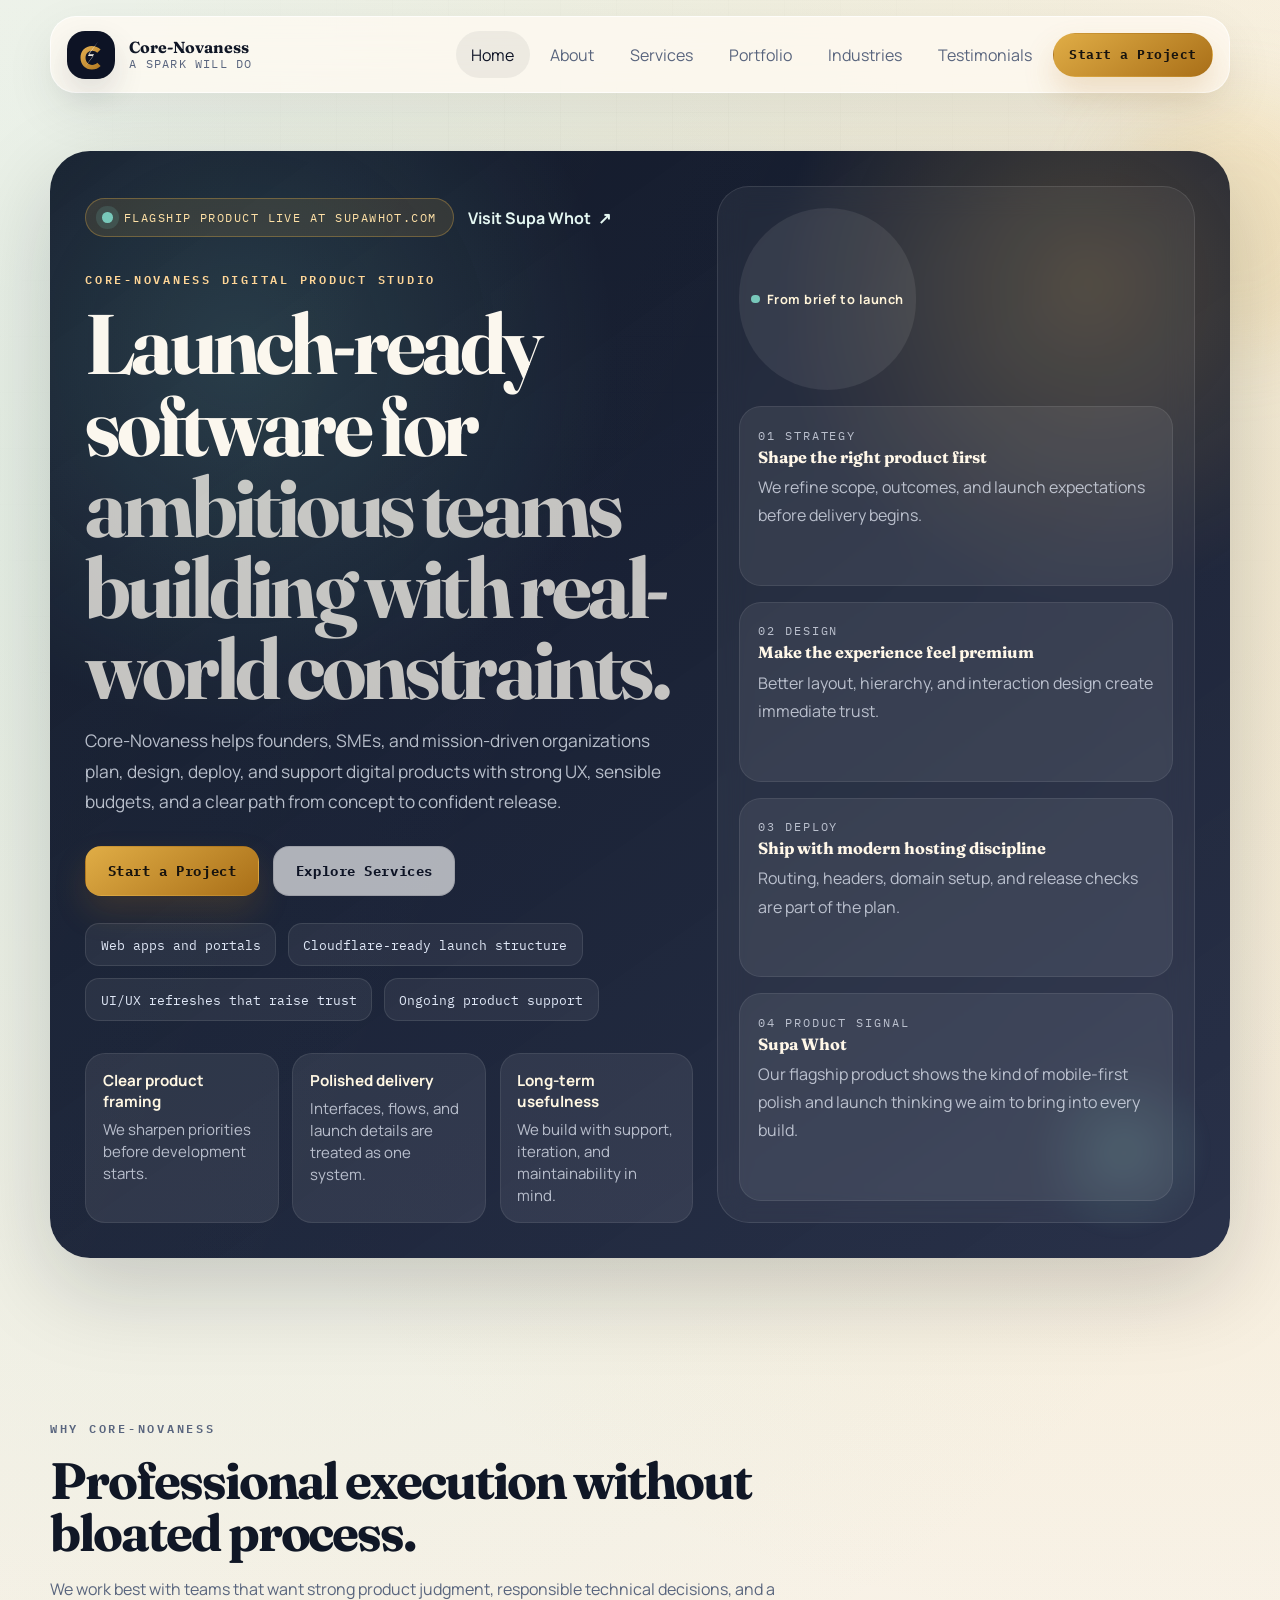
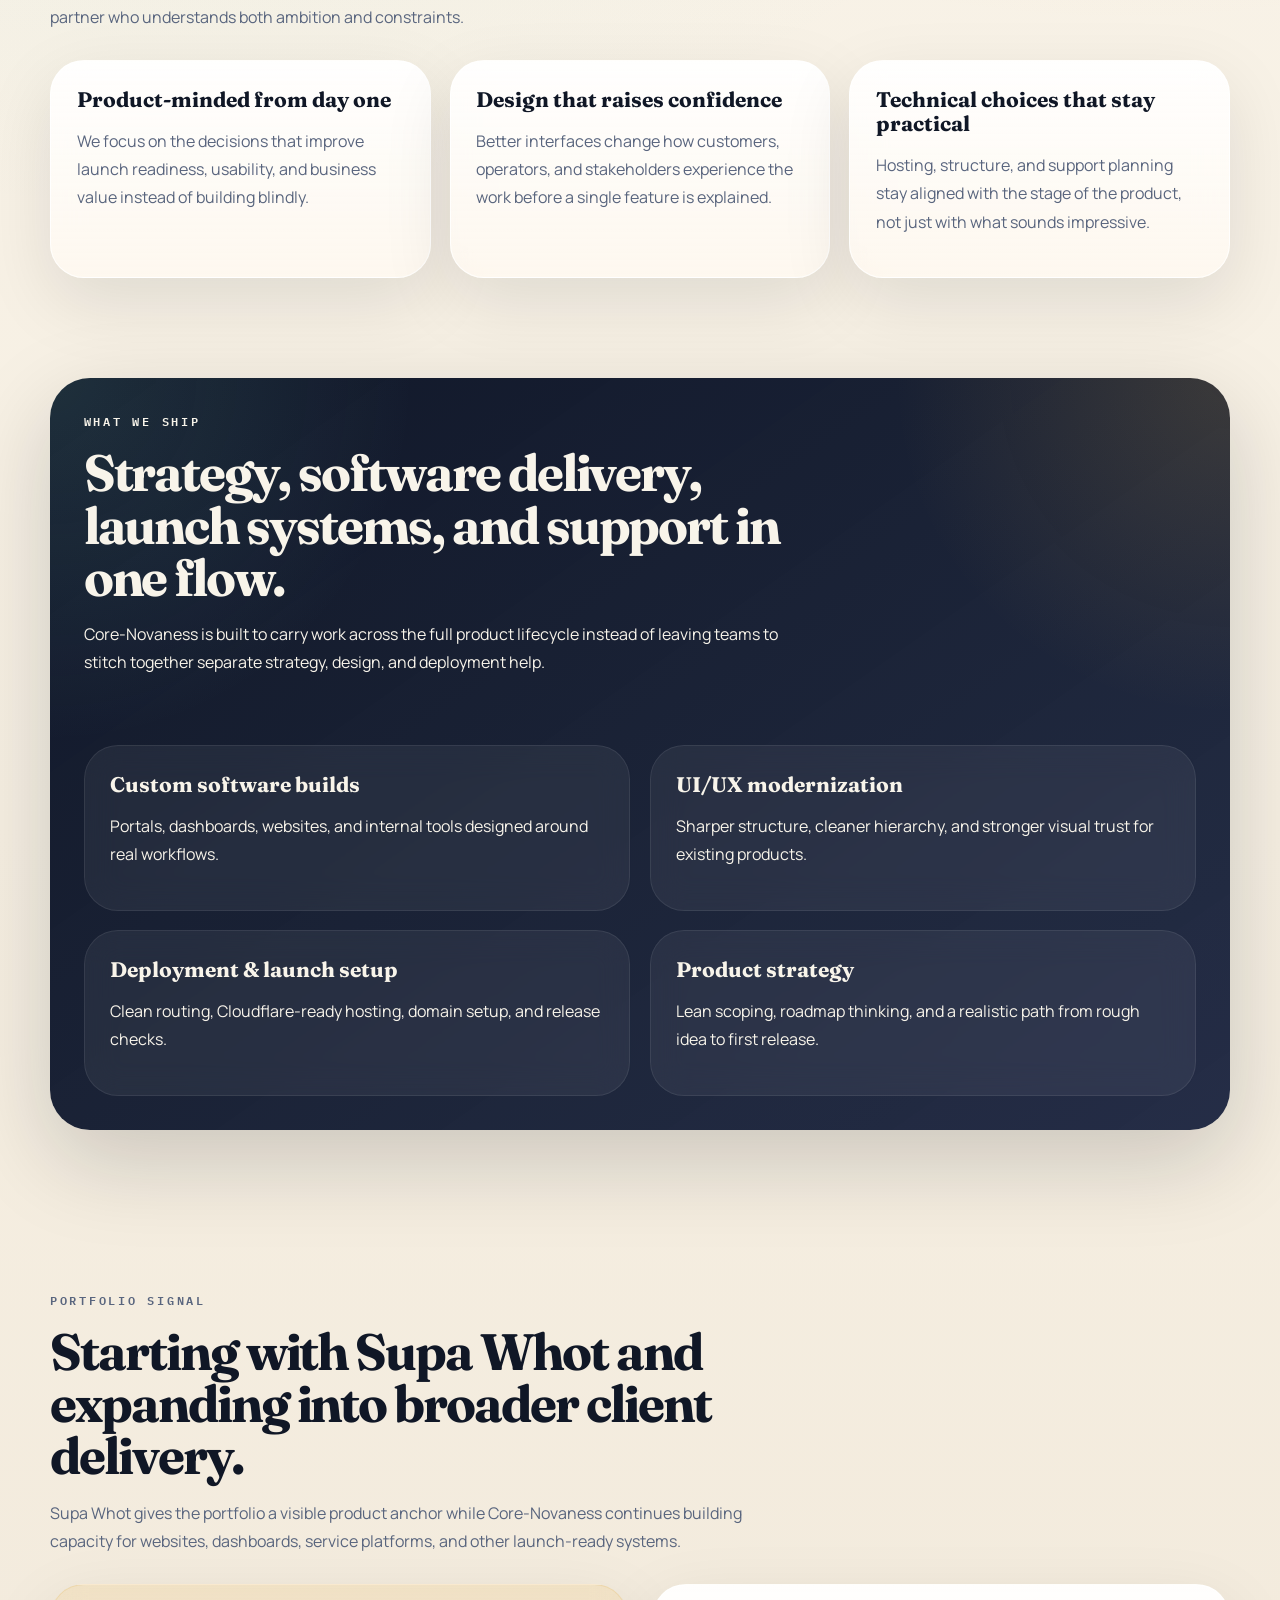
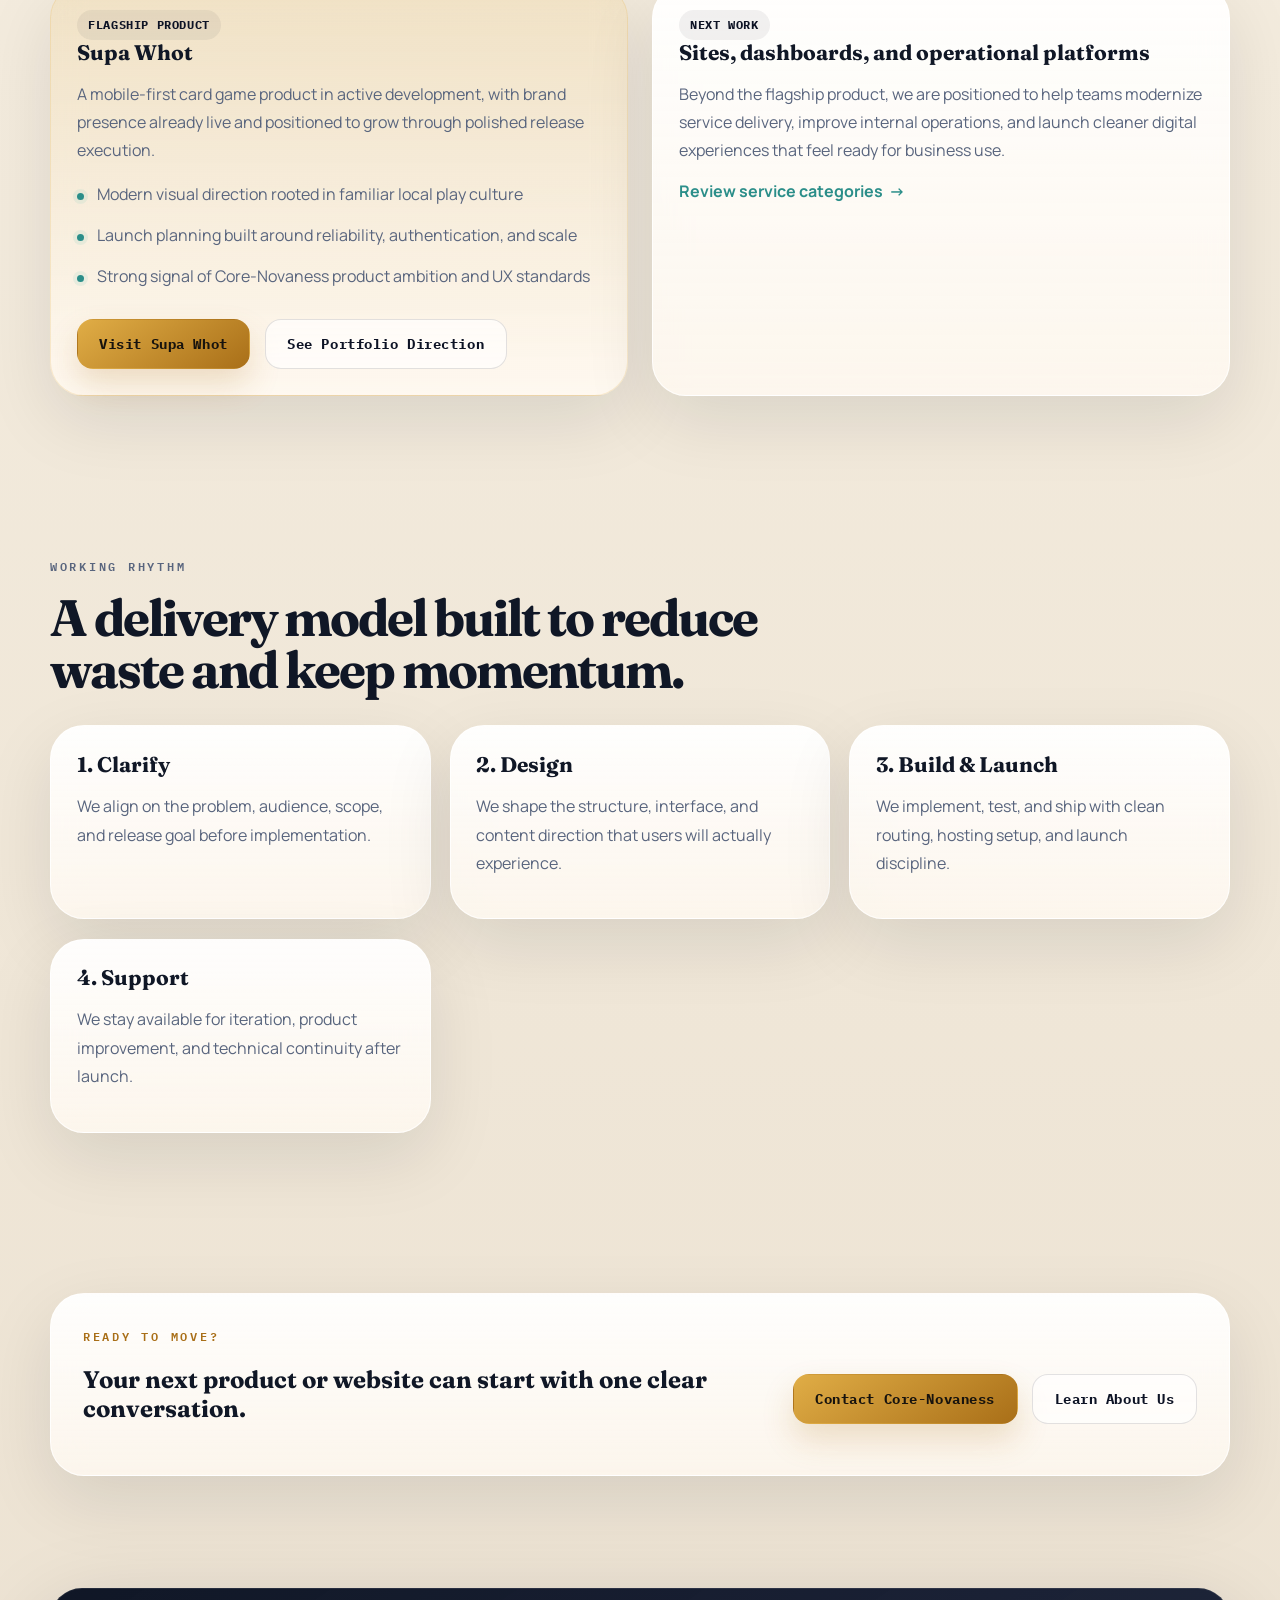
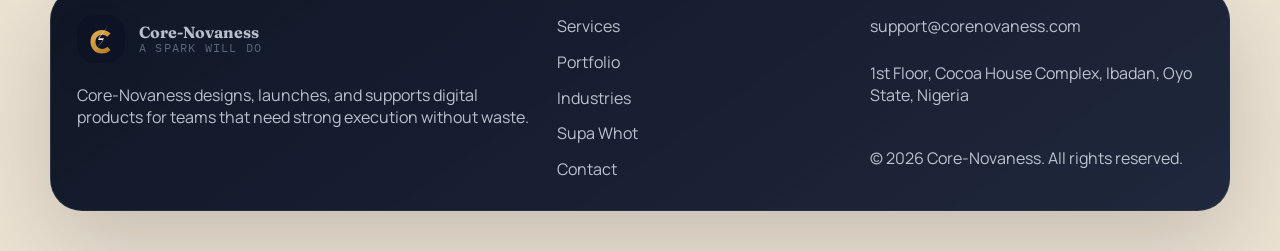
<file: index.html>
<!DOCTYPE html>
<html lang="en">
  <head>
    <meta charset="UTF-8" />
    <meta name="viewport" content="width=device-width, initial-scale=1.0" />
    <title>Core-Novaness | Launch-ready software for ambitious teams</title>
    <meta
      name="description"
      content="Core-Novaness plans, designs, deploys, and supports digital products for startups, SMEs, and mission-driven teams that want practical execution with strong product polish."
    />
    <meta
      name="keywords"
      content="software developer, digital products, UI UX, cloudflare pages, IT services, Ibadan, Nigeria"
    />
    <meta name="theme-color" content="#0d1325" />
    <meta property="og:title" content="Core-Novaness" />
    <meta
      property="og:description"
      content="Core-Novaness helps ambitious teams plan, launch, and support digital products with clarity, polish, and disciplined delivery."
    />
    <meta property="og:type" content="website" />
    <meta property="og:url" content="https://corenovaness.com/" />
    <link rel="canonical" href="https://corenovaness.com/" />
    <link rel="icon" type="image/svg+xml" href="favicon.svg" />
    <link rel="preconnect" href="https://fonts.googleapis.com" />
    <link rel="preconnect" href="https://fonts.gstatic.com" crossorigin />
    <link
      href="https://fonts.googleapis.com/css2?family=Fraunces:opsz,wght@9..144,500;9..144,600;9..144,700&family=IBM+Plex+Mono:wght@400;500;600&family=Manrope:wght@400;500;600;700;800&display=swap"
      rel="stylesheet"
    />
    <link rel="stylesheet" href="styles.css" />
    <script type="application/ld+json">
      {
        "@context": "https://schema.org",
        "@type": "Organization",
        "name": "Core-Novaness",
        "url": "https://corenovaness.com/",
        "logo": "https://corenovaness.com/favicon.svg",
        "email": "support@corenovaness.com",
        "slogan": "A spark will do",
        "description": "Core-Novaness provides technology solutions and services, including the development, deployment, and management of digital products, software, and related IT services.",
        "sameAs": ["https://supawhot.com/"],
        "address": {
          "@type": "PostalAddress",
          "streetAddress": "1st Floor, Cocoa House Complex",
          "addressLocality": "Ibadan",
          "addressRegion": "Oyo State",
          "addressCountry": "NG"
        }
      }
    </script>
  </head>
  <body class="page-home">
    <div class="site-shell">
      <header class="site-header">
        <a class="brand" href="/" aria-label="Core-Novaness home">
          <img class="brand-mark" src="favicon.svg" alt="" width="48" height="48" />
          <span class="brand-text">
            <strong>Core-Novaness</strong>
            <small>A spark will do</small>
          </span>
        </a>
        <button class="nav-toggle" type="button" aria-expanded="false" aria-controls="site-nav">
          Menu
        </button>
        <nav class="site-nav" id="site-nav" data-nav>
          <a href="/">Home</a>
          <a href="/about">About</a>
          <a href="/services">Services</a>
          <a href="/portfolio">Portfolio</a>
          <a href="/industries">Industries</a>
          <a href="/testimonials">Testimonials</a>
          <a href="/contact" class="button button-small">Start a Project</a>
        </nav>
      </header>

      <main>
        <section class="hero section">
          <div class="hero-grid">
            <div class="hero-copy" data-reveal>
              <div class="hero-status">
                <p class="status-pill">Flagship product live at supawhot.com</p>
                <a
                  class="text-link external"
                  href="https://supawhot.com"
                  target="_blank"
                  rel="noreferrer"
                >
                  Visit Supa Whot
                </a>
              </div>
              <p class="eyebrow">Core-Novaness Digital Product Studio</p>
              <h1>
                Launch-ready software for
                <span>ambitious teams building with real-world constraints.</span>
              </h1>
              <p class="lead">
                Core-Novaness helps founders, SMEs, and mission-driven organizations plan, design,
                deploy, and support digital products with strong UX, sensible budgets, and a clear
                path from concept to confident release.
              </p>
              <div class="cta-row">
                <a class="button" href="/contact">Start a Project</a>
                <a class="button button-ghost" href="/services">Explore Services</a>
              </div>
              <ul class="signal-list" aria-label="Core-Novaness focus areas">
                <li>Web apps and portals</li>
                <li>Cloudflare-ready launch structure</li>
                <li>UI/UX refreshes that raise trust</li>
                <li>Ongoing product support</li>
              </ul>
              <ul class="metric-list">
                <li>
                  <strong>Clear product framing</strong>
                  <span>We sharpen priorities before development starts.</span>
                </li>
                <li>
                  <strong>Polished delivery</strong>
                  <span>Interfaces, flows, and launch details are treated as one system.</span>
                </li>
                <li>
                  <strong>Long-term usefulness</strong>
                  <span>We build with support, iteration, and maintainability in mind.</span>
                </li>
              </ul>
            </div>

            <aside class="hero-panel" data-reveal>
              <div class="panel-badge">
                <span class="spark-dot"></span>
                From brief to launch
              </div>
              <div class="panel-stack">
                <article class="mini-panel">
                  <p class="panel-label">01 Strategy</p>
                  <h2>Shape the right product first</h2>
                  <p>We refine scope, outcomes, and launch expectations before delivery begins.</p>
                </article>
                <article class="mini-panel">
                  <p class="panel-label">02 Design</p>
                  <h2>Make the experience feel premium</h2>
                  <p>Better layout, hierarchy, and interaction design create immediate trust.</p>
                </article>
                <article class="mini-panel">
                  <p class="panel-label">03 Deploy</p>
                  <h2>Ship with modern hosting discipline</h2>
                  <p>Routing, headers, domain setup, and release checks are part of the plan.</p>
                </article>
                <article class="mini-panel">
                  <p class="panel-label">04 Product Signal</p>
                  <h2>Supa Whot</h2>
                  <p>
                    Our flagship product shows the kind of mobile-first polish and launch thinking
                    we aim to bring into every build.
                  </p>
                </article>
              </div>
            </aside>
          </div>
        </section>

        <section class="section">
          <div class="section-heading" data-reveal>
            <p class="eyebrow">Why Core-Novaness</p>
            <h2>Professional execution without bloated process.</h2>
            <p>
              We work best with teams that want strong product judgment, responsible technical
              decisions, and a partner who understands both ambition and constraints.
            </p>
          </div>
          <div class="card-grid three-up">
            <article class="card" data-reveal>
              <h3>Product-minded from day one</h3>
              <p>
                We focus on the decisions that improve launch readiness, usability, and business
                value instead of building blindly.
              </p>
            </article>
            <article class="card" data-reveal>
              <h3>Design that raises confidence</h3>
              <p>
                Better interfaces change how customers, operators, and stakeholders experience the
                work before a single feature is explained.
              </p>
            </article>
            <article class="card" data-reveal>
              <h3>Technical choices that stay practical</h3>
              <p>
                Hosting, structure, and support planning stay aligned with the stage of the
                product, not just with what sounds impressive.
              </p>
            </article>
          </div>
        </section>

        <section class="section feature-band">
          <div class="feature-band-grid">
            <div class="section-heading" data-reveal>
              <p class="eyebrow">What we ship</p>
              <h2>Strategy, software delivery, launch systems, and support in one flow.</h2>
              <p>
                Core-Novaness is built to carry work across the full product lifecycle instead of
                leaving teams to stitch together separate strategy, design, and deployment help.
              </p>
            </div>
            <div class="service-grid">
              <article class="service-card" data-reveal>
                <h3>Custom software builds</h3>
                <p>Portals, dashboards, websites, and internal tools designed around real workflows.</p>
              </article>
              <article class="service-card" data-reveal>
                <h3>UI/UX modernization</h3>
                <p>Sharper structure, cleaner hierarchy, and stronger visual trust for existing products.</p>
              </article>
              <article class="service-card" data-reveal>
                <h3>Deployment & launch setup</h3>
                <p>Clean routing, Cloudflare-ready hosting, domain setup, and release checks.</p>
              </article>
              <article class="service-card" data-reveal>
                <h3>Product strategy</h3>
                <p>Lean scoping, roadmap thinking, and a realistic path from rough idea to first release.</p>
              </article>
            </div>
          </div>
        </section>

        <section class="section">
          <div class="section-heading" data-reveal>
            <p class="eyebrow">Portfolio signal</p>
            <h2>Starting with Supa Whot and expanding into broader client delivery.</h2>
            <p>
              Supa Whot gives the portfolio a visible product anchor while Core-Novaness continues
              building capacity for websites, dashboards, service platforms, and other launch-ready
              systems.
            </p>
          </div>
          <div class="showcase-grid">
            <article class="card spotlight" data-reveal>
              <span class="tag">Flagship product</span>
              <h3>Supa Whot</h3>
              <p>
                A mobile-first card game product in active development, with brand presence already
                live and positioned to grow through polished release execution.
              </p>
              <ul class="feature-list">
                <li>Modern visual direction rooted in familiar local play culture</li>
                <li>Launch planning built around reliability, authentication, and scale</li>
                <li>Strong signal of Core-Novaness product ambition and UX standards</li>
              </ul>
              <div class="cta-row">
                <a
                  class="button"
                  href="https://supawhot.com"
                  target="_blank"
                  rel="noreferrer"
                >
                  Visit Supa Whot
                </a>
                <a class="button button-ghost" href="/portfolio">See Portfolio Direction</a>
              </div>
            </article>
            <article class="card" data-reveal>
              <span class="tag">Next work</span>
              <h3>Sites, dashboards, and operational platforms</h3>
              <p>
                Beyond the flagship product, we are positioned to help teams modernize service
                delivery, improve internal operations, and launch cleaner digital experiences that
                feel ready for business use.
              </p>
              <a class="text-link" href="/services">Review service categories</a>
            </article>
          </div>
        </section>

        <section class="section">
          <div class="section-heading" data-reveal>
            <p class="eyebrow">Working rhythm</p>
            <h2>A delivery model built to reduce waste and keep momentum.</h2>
          </div>
          <div class="timeline-grid">
            <article class="timeline-card" data-reveal>
              <h3>1. Clarify</h3>
              <p>We align on the problem, audience, scope, and release goal before implementation.</p>
            </article>
            <article class="timeline-card" data-reveal>
              <h3>2. Design</h3>
              <p>We shape the structure, interface, and content direction that users will actually experience.</p>
            </article>
            <article class="timeline-card" data-reveal>
              <h3>3. Build & Launch</h3>
              <p>We implement, test, and ship with clean routing, hosting setup, and launch discipline.</p>
            </article>
            <article class="timeline-card" data-reveal>
              <h3>4. Support</h3>
              <p>We stay available for iteration, product improvement, and technical continuity after launch.</p>
            </article>
          </div>
        </section>

        <section class="section cta-section">
          <div class="cta-panel" data-reveal>
            <div>
              <p class="eyebrow">Ready to move?</p>
              <h2>Your next product or website can start with one clear conversation.</h2>
            </div>
            <div class="cta-row">
              <a class="button" href="/contact">Contact Core-Novaness</a>
              <a class="button button-ghost" href="/about">Learn About Us</a>
            </div>
          </div>
        </section>
      </main>

      <footer class="site-footer">
        <div>
          <a class="brand brand-footer" href="/">
            <img class="brand-mark" src="favicon.svg" alt="" width="48" height="48" />
            <span class="brand-text">
              <strong>Core-Novaness</strong>
              <small>A spark will do</small>
            </span>
          </a>
          <p>
            Core-Novaness designs, launches, and supports digital products for teams that need
            strong execution without waste.
          </p>
        </div>
        <div class="footer-links">
          <a href="/services">Services</a>
          <a href="/portfolio">Portfolio</a>
          <a href="/industries">Industries</a>
          <a href="https://supawhot.com" target="_blank" rel="noreferrer">Supa Whot</a>
          <a href="/contact">Contact</a>
        </div>
        <div class="footer-meta">
          <a href="mailto:support@corenovaness.com">support@corenovaness.com</a>
          <p>1st Floor, Cocoa House Complex, Ibadan, Oyo State, Nigeria</p>
          <p>&copy; <span data-year></span> Core-Novaness. All rights reserved.</p>
        </div>
      </footer>
    </div>

    <script src="script.js"></script>
  </body>
</html>
</file>
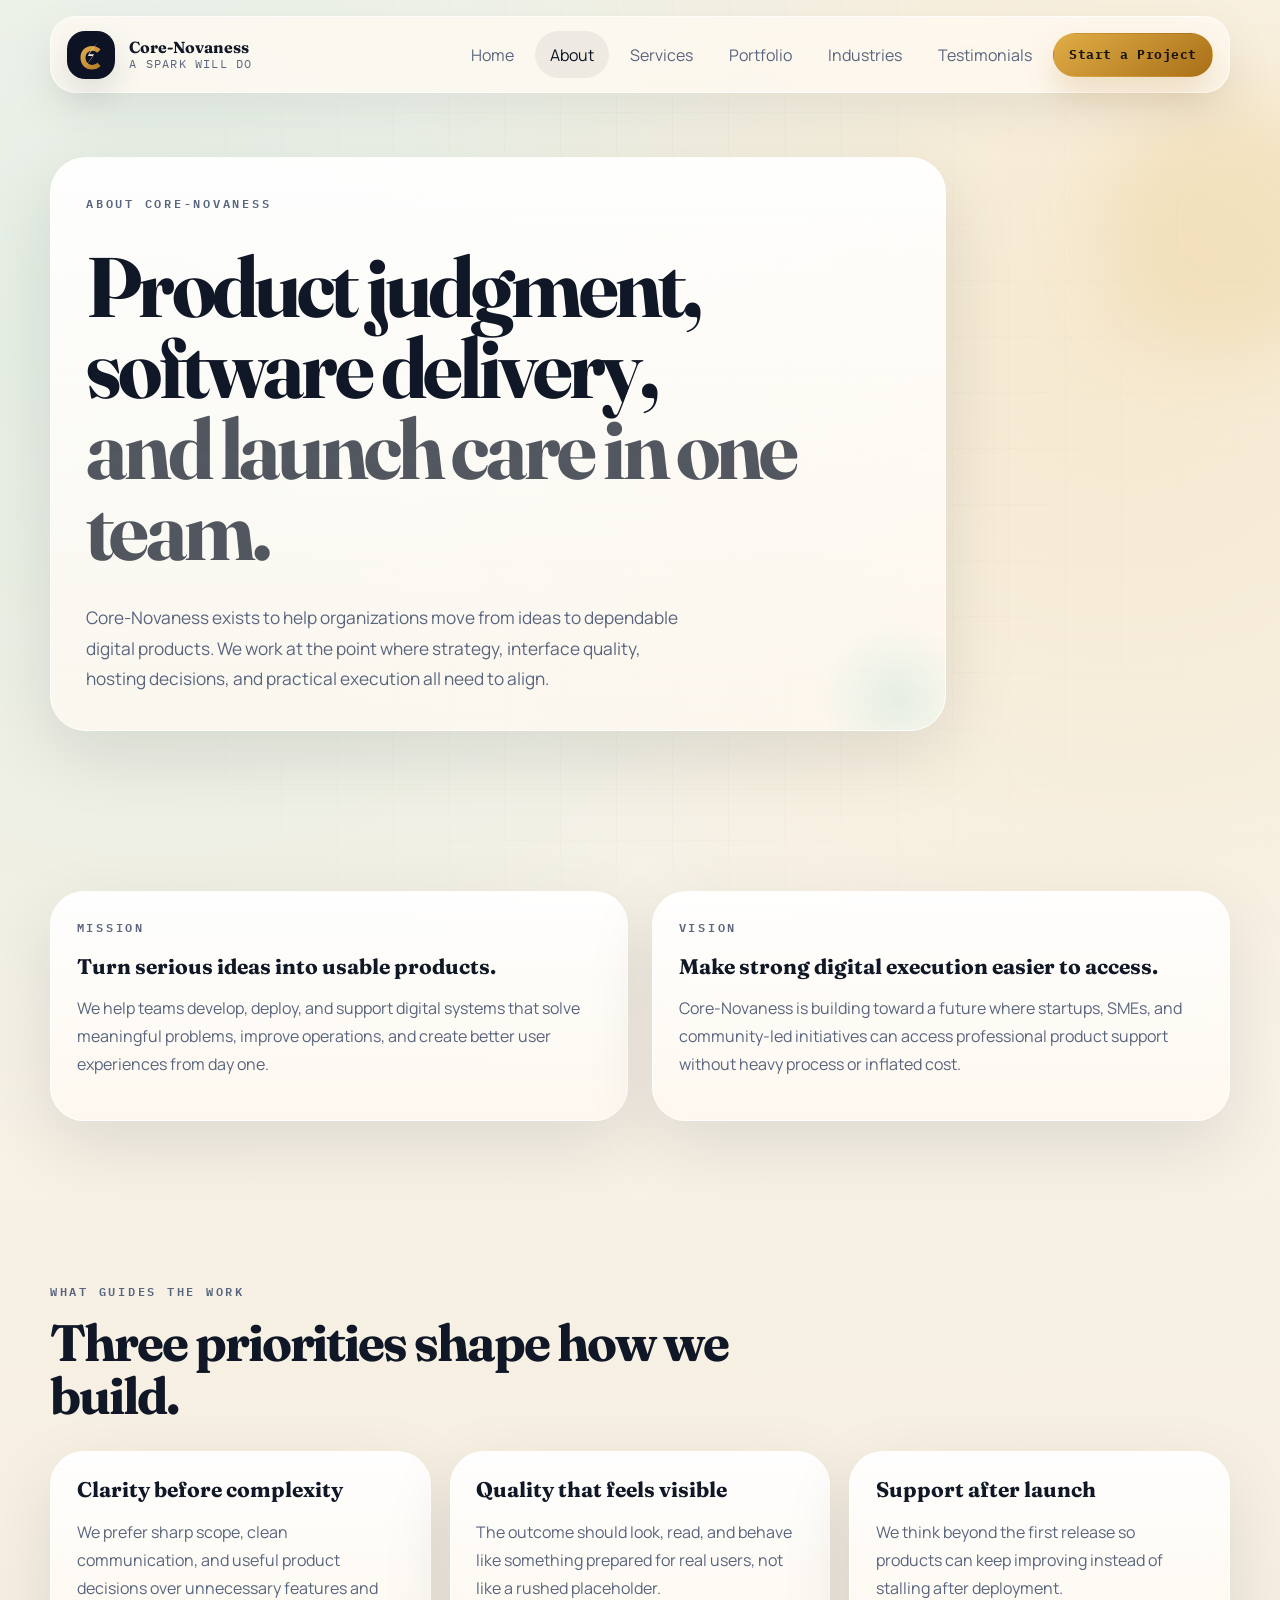
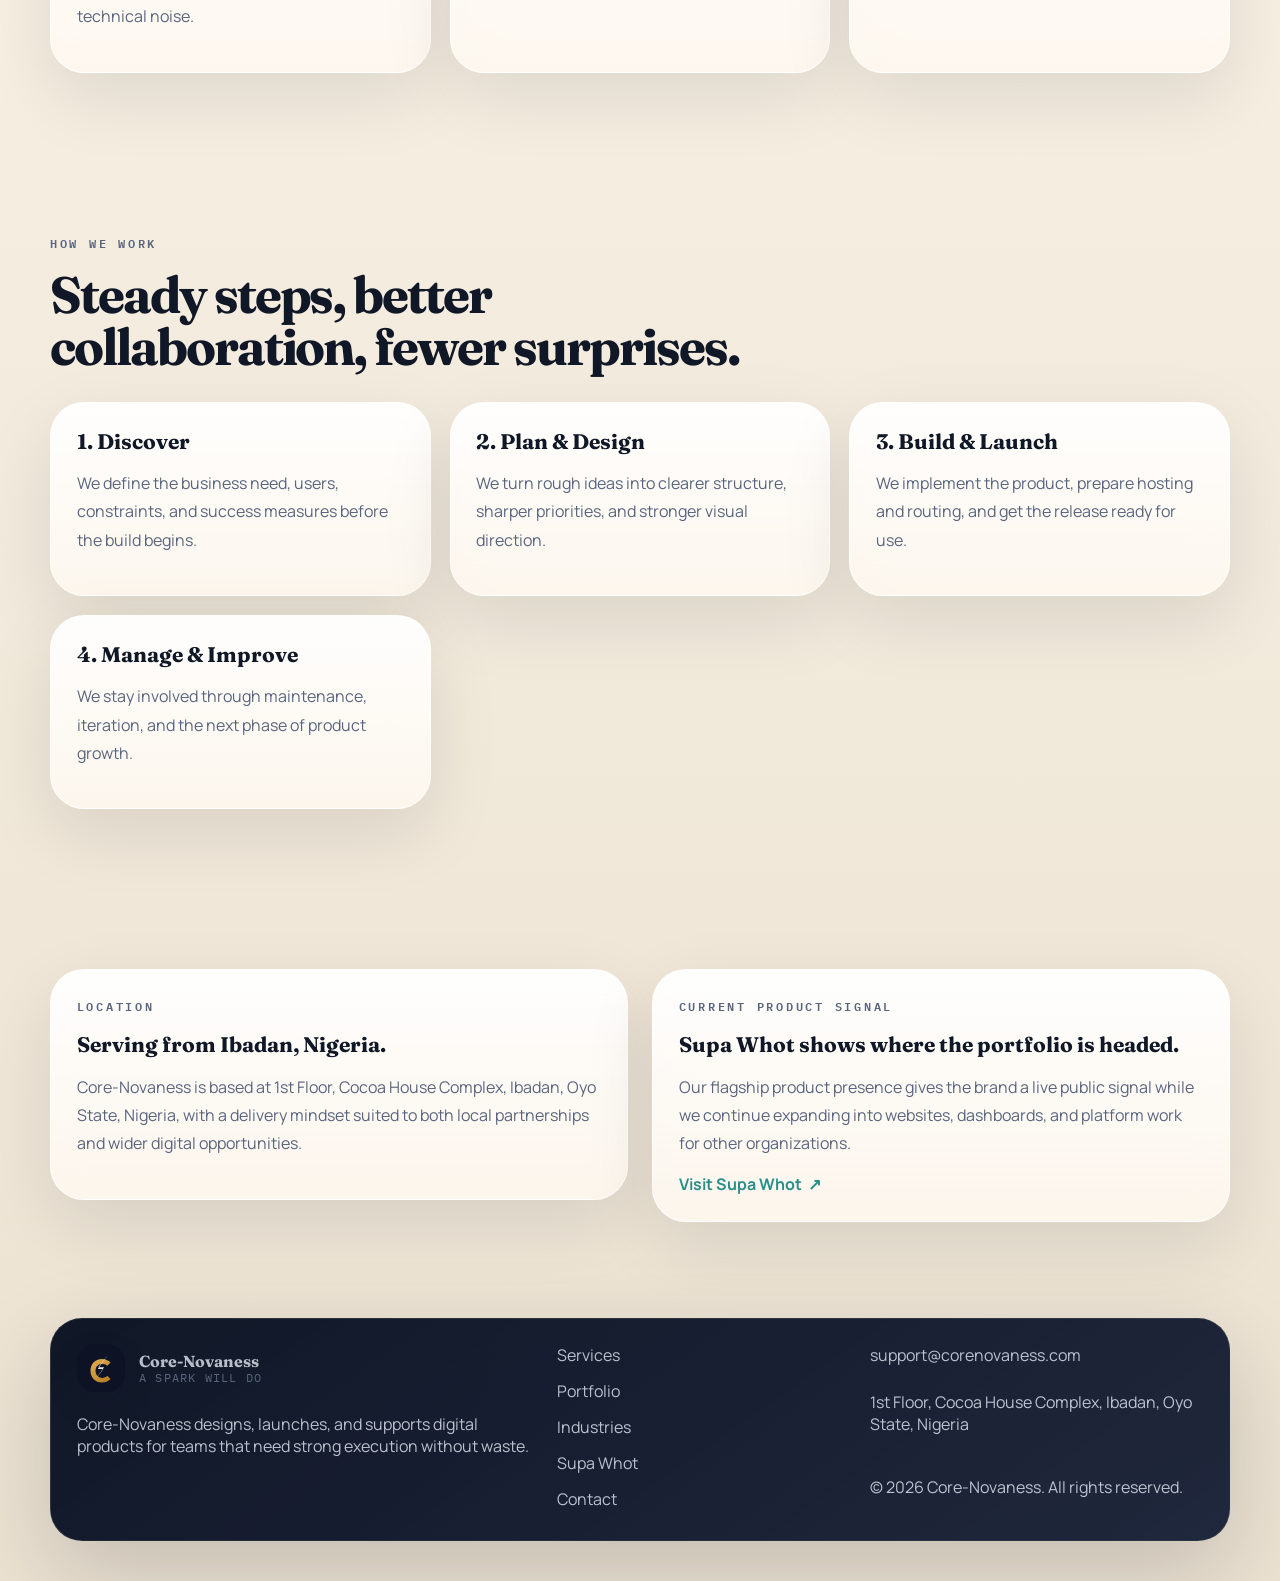
<file: about.html>
<!DOCTYPE html>
<html lang="en">
  <head>
    <meta charset="UTF-8" />
    <meta name="viewport" content="width=device-width, initial-scale=1.0" />
    <title>About Core-Novaness | Product-minded technology delivery</title>
    <meta
      name="description"
      content="Learn how Core-Novaness combines product strategy, design polish, and technical delivery for startups, SMEs, and mission-driven teams."
    />
    <meta name="theme-color" content="#0d1325" />
    <link rel="canonical" href="https://corenovaness.com/about" />
    <link rel="icon" type="image/svg+xml" href="favicon.svg" />
    <link rel="preconnect" href="https://fonts.googleapis.com" />
    <link rel="preconnect" href="https://fonts.gstatic.com" crossorigin />
    <link
      href="https://fonts.googleapis.com/css2?family=Fraunces:opsz,wght@9..144,500;9..144,600;9..144,700&family=IBM+Plex+Mono:wght@400;500;600&family=Manrope:wght@400;500;600;700;800&display=swap"
      rel="stylesheet"
    />
    <link rel="stylesheet" href="styles.css" />
  </head>
  <body class="page-about">
    <div class="site-shell">
      <header class="site-header">
        <a class="brand" href="/" aria-label="Core-Novaness home">
          <img class="brand-mark" src="favicon.svg" alt="" width="48" height="48" />
          <span class="brand-text">
            <strong>Core-Novaness</strong>
            <small>A spark will do</small>
          </span>
        </a>
        <button class="nav-toggle" type="button" aria-expanded="false" aria-controls="site-nav">
          Menu
        </button>
        <nav class="site-nav" id="site-nav" data-nav>
          <a href="/">Home</a>
          <a href="/about">About</a>
          <a href="/services">Services</a>
          <a href="/portfolio">Portfolio</a>
          <a href="/industries">Industries</a>
          <a href="/testimonials">Testimonials</a>
          <a href="/contact" class="button button-small">Start a Project</a>
        </nav>
      </header>

      <main>
        <section class="page-hero">
          <div class="page-intro" data-reveal>
            <p class="eyebrow">About Core-Novaness</p>
            <h1>
              Product judgment, software delivery,
              <span>and launch care in one team.</span>
            </h1>
            <p class="lead">
              Core-Novaness exists to help organizations move from ideas to dependable digital
              products. We work at the point where strategy, interface quality, hosting decisions,
              and practical execution all need to align.
            </p>
          </div>
        </section>

        <section class="section">
          <div class="two-column">
            <article class="card" data-reveal>
              <p class="eyebrow">Mission</p>
              <h3>Turn serious ideas into usable products.</h3>
              <p>
                We help teams develop, deploy, and support digital systems that solve meaningful
                problems, improve operations, and create better user experiences from day one.
              </p>
            </article>
            <article class="card" data-reveal>
              <p class="eyebrow">Vision</p>
              <h3>Make strong digital execution easier to access.</h3>
              <p>
                Core-Novaness is building toward a future where startups, SMEs, and community-led
                initiatives can access professional product support without heavy process or inflated cost.
              </p>
            </article>
          </div>
        </section>

        <section class="section">
          <div class="section-heading" data-reveal>
            <p class="eyebrow">What guides the work</p>
            <h2>Three priorities shape how we build.</h2>
          </div>
          <div class="card-grid three-up">
            <article class="card" data-reveal>
              <h3>Clarity before complexity</h3>
              <p>
                We prefer sharp scope, clean communication, and useful product decisions over
                unnecessary features and technical noise.
              </p>
            </article>
            <article class="card" data-reveal>
              <h3>Quality that feels visible</h3>
              <p>
                The outcome should look, read, and behave like something prepared for real users,
                not like a rushed placeholder.
              </p>
            </article>
            <article class="card" data-reveal>
              <h3>Support after launch</h3>
              <p>
                We think beyond the first release so products can keep improving instead of stalling
                after deployment.
              </p>
            </article>
          </div>
        </section>

        <section class="section">
          <div class="section-heading" data-reveal>
            <p class="eyebrow">How we work</p>
            <h2>Steady steps, better collaboration, fewer surprises.</h2>
          </div>
          <div class="timeline-grid">
            <article class="timeline-card" data-reveal>
              <h3>1. Discover</h3>
              <p>We define the business need, users, constraints, and success measures before the build begins.</p>
            </article>
            <article class="timeline-card" data-reveal>
              <h3>2. Plan & Design</h3>
              <p>We turn rough ideas into clearer structure, sharper priorities, and stronger visual direction.</p>
            </article>
            <article class="timeline-card" data-reveal>
              <h3>3. Build & Launch</h3>
              <p>We implement the product, prepare hosting and routing, and get the release ready for use.</p>
            </article>
            <article class="timeline-card" data-reveal>
              <h3>4. Manage & Improve</h3>
              <p>We stay involved through maintenance, iteration, and the next phase of product growth.</p>
            </article>
          </div>
        </section>

        <section class="section">
          <div class="two-column">
            <article class="card" data-reveal>
              <p class="eyebrow">Location</p>
              <h3>Serving from Ibadan, Nigeria.</h3>
              <p>
                Core-Novaness is based at 1st Floor, Cocoa House Complex, Ibadan, Oyo State,
                Nigeria, with a delivery mindset suited to both local partnerships and wider digital opportunities.
              </p>
            </article>
            <article class="card" data-reveal>
              <p class="eyebrow">Current product signal</p>
              <h3>Supa Whot shows where the portfolio is headed.</h3>
              <p>
                Our flagship product presence gives the brand a live public signal while we continue
                expanding into websites, dashboards, and platform work for other organizations.
              </p>
              <a
                class="text-link external"
                href="https://supawhot.com"
                target="_blank"
                rel="noreferrer"
              >
                Visit Supa Whot
              </a>
            </article>
          </div>
        </section>
      </main>

      <footer class="site-footer">
        <div>
          <a class="brand brand-footer" href="/">
            <img class="brand-mark" src="favicon.svg" alt="" width="48" height="48" />
            <span class="brand-text">
              <strong>Core-Novaness</strong>
              <small>A spark will do</small>
            </span>
          </a>
          <p>
            Core-Novaness designs, launches, and supports digital products for teams that need
            strong execution without waste.
          </p>
        </div>
        <div class="footer-links">
          <a href="/services">Services</a>
          <a href="/portfolio">Portfolio</a>
          <a href="/industries">Industries</a>
          <a href="https://supawhot.com" target="_blank" rel="noreferrer">Supa Whot</a>
          <a href="/contact">Contact</a>
        </div>
        <div class="footer-meta">
          <a href="mailto:support@corenovaness.com">support@corenovaness.com</a>
          <p>1st Floor, Cocoa House Complex, Ibadan, Oyo State, Nigeria</p>
          <p>&copy; <span data-year></span> Core-Novaness. All rights reserved.</p>
        </div>
      </footer>
    </div>

    <script src="script.js"></script>
  </body>
</html>
</file>
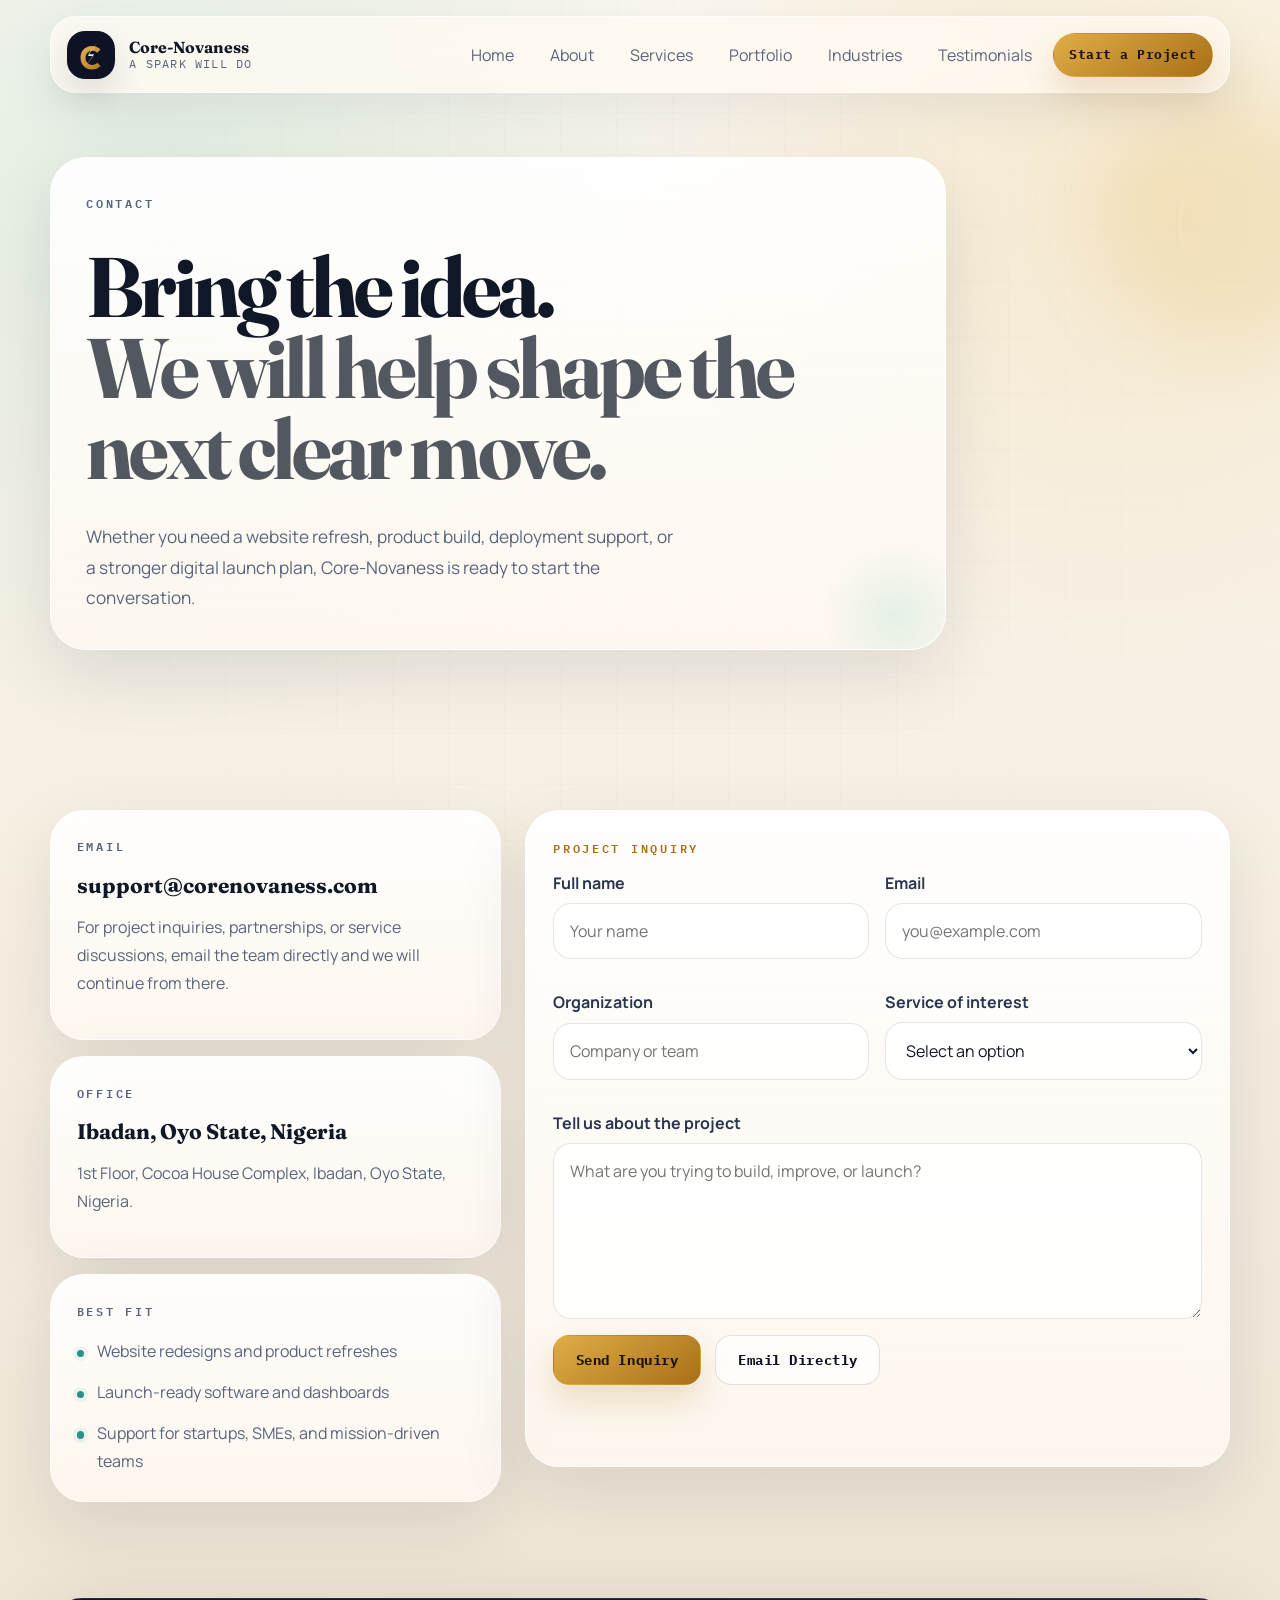
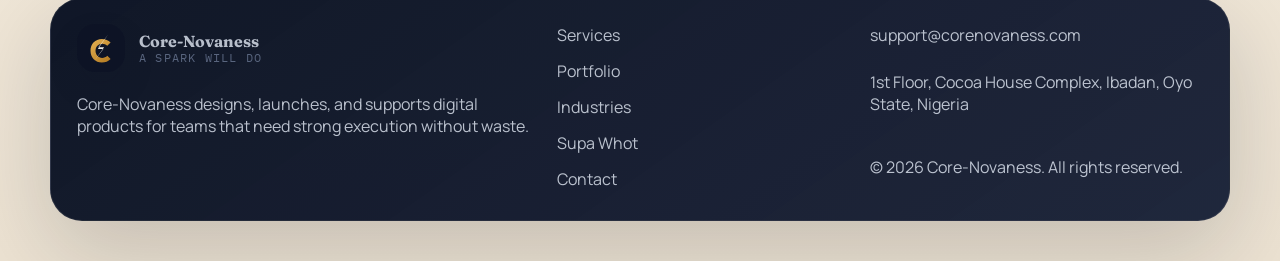
<file: contact.html>
<!DOCTYPE html>
<html lang="en">
  <head>
    <meta charset="UTF-8" />
    <meta name="viewport" content="width=device-width, initial-scale=1.0" />
    <title>Contact Core-Novaness</title>
    <meta
      name="description"
      content="Contact Core-Novaness to discuss software development, deployment, product support, or a new digital initiative."
    />
    <meta name="theme-color" content="#0d1325" />
    <link rel="canonical" href="https://corenovaness.com/contact" />
    <link rel="icon" type="image/svg+xml" href="favicon.svg" />
    <link rel="preconnect" href="https://fonts.googleapis.com" />
    <link rel="preconnect" href="https://fonts.gstatic.com" crossorigin />
    <link
      href="https://fonts.googleapis.com/css2?family=Fraunces:opsz,wght@9..144,500;9..144,600;9..144,700&family=IBM+Plex+Mono:wght@400;500;600&family=Manrope:wght@400;500;600;700;800&display=swap"
      rel="stylesheet"
    />
    <link rel="stylesheet" href="styles.css" />
  </head>
  <body class="page-contact">
    <div class="site-shell">
      <header class="site-header">
        <a class="brand" href="/" aria-label="Core-Novaness home">
          <img class="brand-mark" src="favicon.svg" alt="" width="48" height="48" />
          <span class="brand-text">
            <strong>Core-Novaness</strong>
            <small>A spark will do</small>
          </span>
        </a>
        <button class="nav-toggle" type="button" aria-expanded="false" aria-controls="site-nav">
          Menu
        </button>
        <nav class="site-nav" id="site-nav" data-nav>
          <a href="/">Home</a>
          <a href="/about">About</a>
          <a href="/services">Services</a>
          <a href="/portfolio">Portfolio</a>
          <a href="/industries">Industries</a>
          <a href="/testimonials">Testimonials</a>
          <a href="/contact" class="button button-small">Start a Project</a>
        </nav>
      </header>

      <main>
        <section class="page-hero">
          <div class="page-intro" data-reveal>
            <p class="eyebrow">Contact</p>
            <h1>
              Bring the idea.
              <span>We will help shape the next clear move.</span>
            </h1>
            <p class="lead">
              Whether you need a website refresh, product build, deployment support, or a stronger
              digital launch plan, Core-Novaness is ready to start the conversation.
            </p>
          </div>
        </section>

        <section class="section">
          <div class="contact-layout">
            <div class="contact-stack">
              <article class="contact-card" data-reveal>
                <p class="eyebrow">Email</p>
                <h3>support@corenovaness.com</h3>
                <p>For project inquiries, partnerships, or service discussions, email the team directly and we will continue from there.</p>
              </article>
              <article class="contact-card" data-reveal>
                <p class="eyebrow">Office</p>
                <h3>Ibadan, Oyo State, Nigeria</h3>
                <p>1st Floor, Cocoa House Complex, Ibadan, Oyo State, Nigeria.</p>
              </article>
              <article class="contact-card" data-reveal>
                <p class="eyebrow">Best fit</p>
                <ul class="contact-points">
                  <li>Website redesigns and product refreshes</li>
                  <li>Launch-ready software and dashboards</li>
                  <li>Support for startups, SMEs, and mission-driven teams</li>
                </ul>
              </article>
            </div>

            <form class="contact-form panel" data-mail-form data-reveal>
              <p class="eyebrow">Project inquiry</p>
              <div class="form-grid">
                <div class="field">
                  <label for="name">Full name</label>
                  <input id="name" name="name" type="text" placeholder="Your name" required />
                </div>
                <div class="field">
                  <label for="email">Email</label>
                  <input
                    id="email"
                    name="email"
                    type="email"
                    placeholder="you@example.com"
                    required
                  />
                </div>
                <div class="field">
                  <label for="company">Organization</label>
                  <input id="company" name="company" type="text" placeholder="Company or team" />
                </div>
                <div class="field">
                  <label for="service">Service of interest</label>
                  <select id="service" name="service">
                    <option value="">Select an option</option>
                    <option>Custom Software Development</option>
                    <option>Product Strategy</option>
                    <option>Deployment & Launch Support</option>
                    <option>Maintenance & Product Support</option>
                    <option>UI & UX Improvement</option>
                  </select>
                </div>
                <div class="field field-full">
                  <label for="message">Tell us about the project</label>
                  <textarea
                    id="message"
                    name="message"
                    placeholder="What are you trying to build, improve, or launch?"
                    required
                  ></textarea>
                </div>
              </div>
              <div class="form-actions">
                <button class="button" type="submit">Send Inquiry</button>
                <a class="button button-ghost" href="mailto:support@corenovaness.com">Email Directly</a>
              </div>
              <p class="form-status" data-form-status></p>
            </form>
          </div>
        </section>
      </main>

      <footer class="site-footer">
        <div>
          <a class="brand brand-footer" href="/">
            <img class="brand-mark" src="favicon.svg" alt="" width="48" height="48" />
            <span class="brand-text">
              <strong>Core-Novaness</strong>
              <small>A spark will do</small>
            </span>
          </a>
          <p>
            Core-Novaness designs, launches, and supports digital products for teams that need
            strong execution without waste.
          </p>
        </div>
        <div class="footer-links">
          <a href="/services">Services</a>
          <a href="/portfolio">Portfolio</a>
          <a href="/industries">Industries</a>
          <a href="https://supawhot.com" target="_blank" rel="noreferrer">Supa Whot</a>
          <a href="/contact">Contact</a>
        </div>
        <div class="footer-meta">
          <a href="mailto:support@corenovaness.com">support@corenovaness.com</a>
          <p>1st Floor, Cocoa House Complex, Ibadan, Oyo State, Nigeria</p>
          <p>&copy; <span data-year></span> Core-Novaness. All rights reserved.</p>
        </div>
      </footer>
    </div>

    <script src="script.js"></script>
  </body>
</html>
</file>
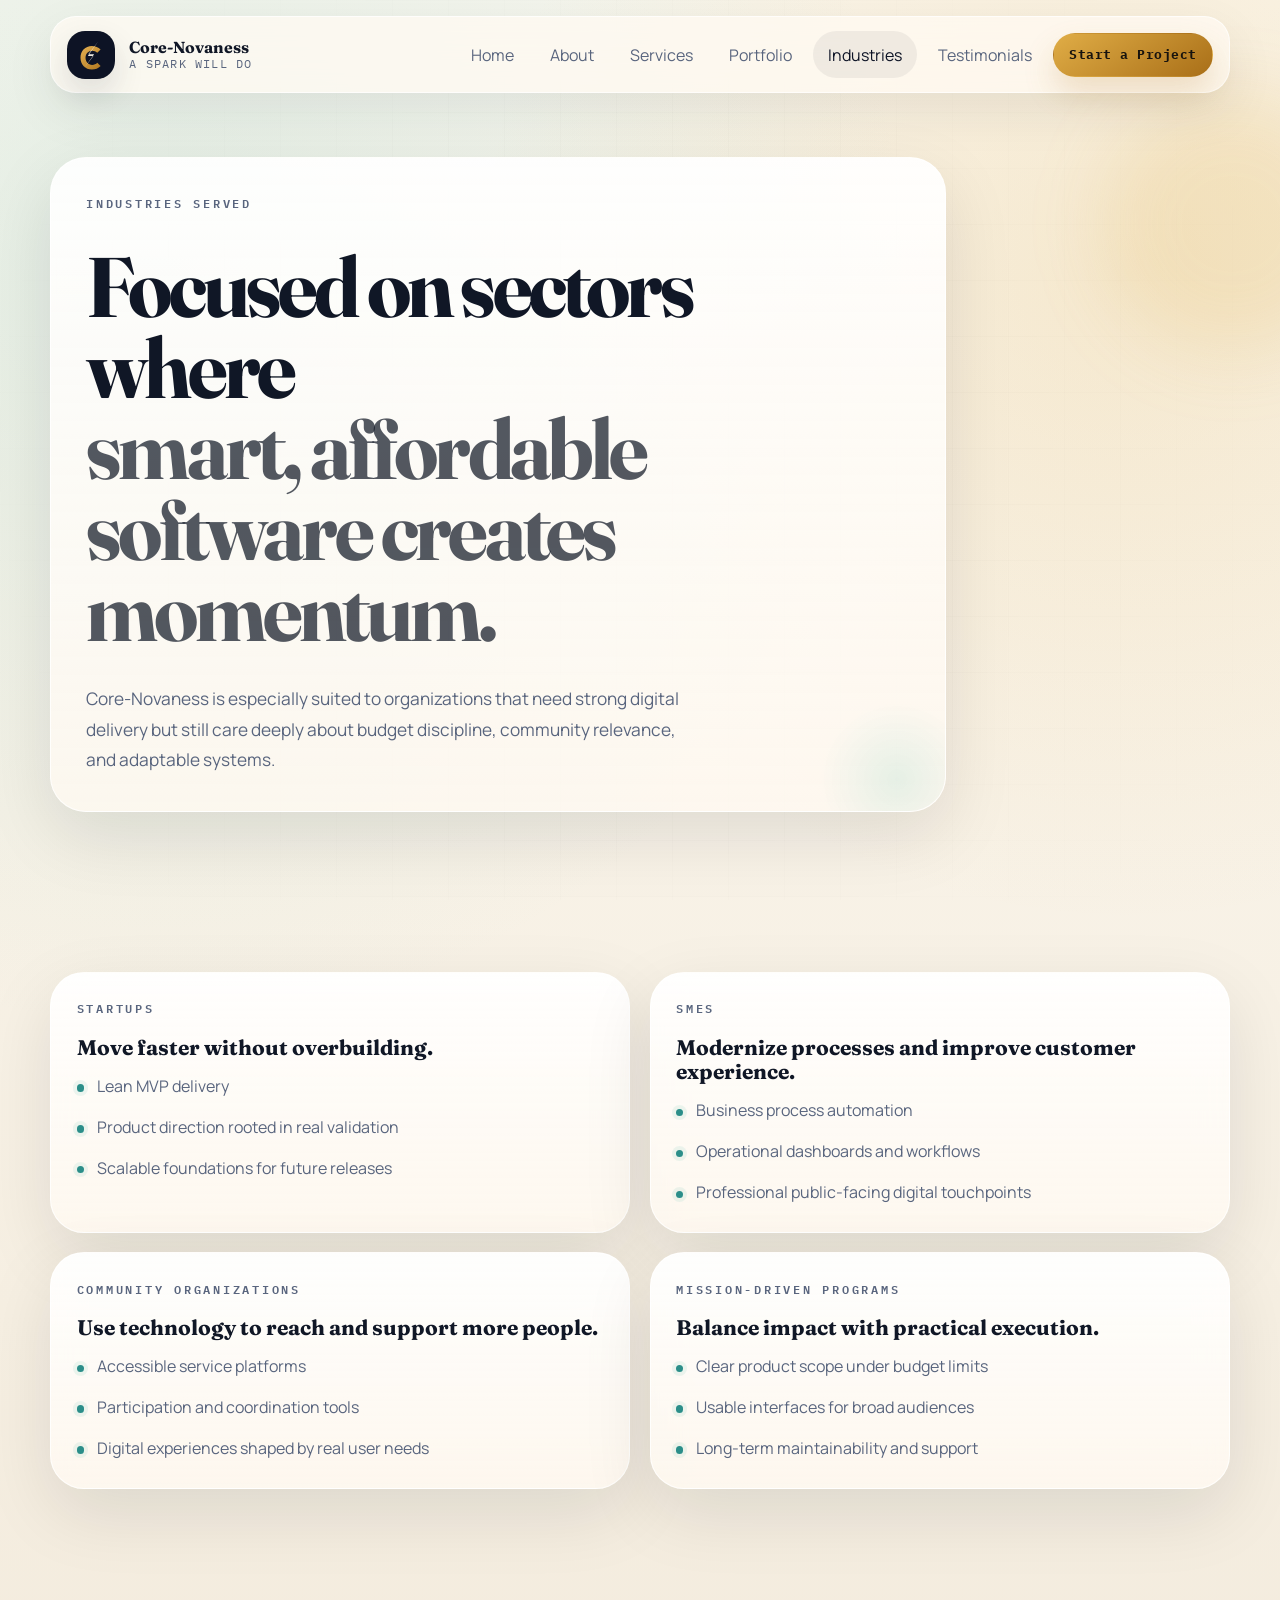
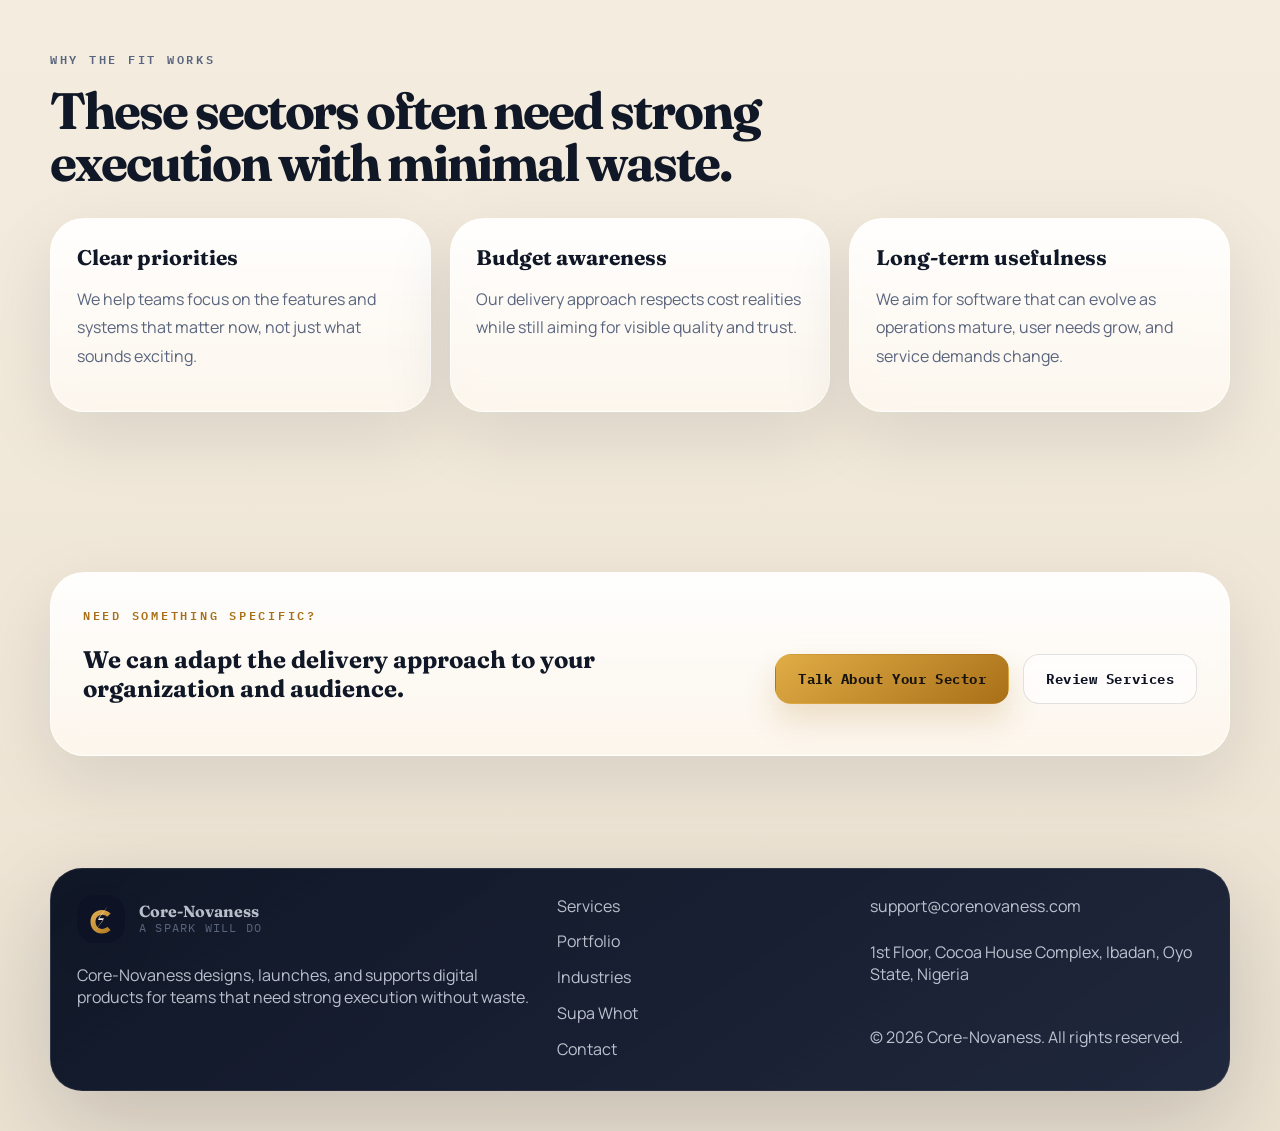
<file: industries.html>
<!DOCTYPE html>
<html lang="en">
  <head>
    <meta charset="UTF-8" />
    <meta name="viewport" content="width=device-width, initial-scale=1.0" />
    <title>Industries Served | Core-Novaness</title>
    <meta
      name="description"
      content="See how Core-Novaness supports startups, SMEs, and mission-driven organizations with practical digital products, polished UX, and modern launch support."
    />
    <meta name="theme-color" content="#0d1325" />
    <link rel="canonical" href="https://corenovaness.com/industries" />
    <link rel="icon" type="image/svg+xml" href="favicon.svg" />
    <link rel="preconnect" href="https://fonts.googleapis.com" />
    <link rel="preconnect" href="https://fonts.gstatic.com" crossorigin />
    <link
      href="https://fonts.googleapis.com/css2?family=Fraunces:opsz,wght@9..144,500;9..144,600;9..144,700&family=IBM+Plex+Mono:wght@400;500;600&family=Manrope:wght@400;500;600;700;800&display=swap"
      rel="stylesheet"
    />
    <link rel="stylesheet" href="styles.css" />
  </head>
  <body class="page-industries">
    <div class="site-shell">
      <header class="site-header">
        <a class="brand" href="/" aria-label="Core-Novaness home">
          <img class="brand-mark" src="favicon.svg" alt="" width="48" height="48" />
          <span class="brand-text">
            <strong>Core-Novaness</strong>
            <small>A spark will do</small>
          </span>
        </a>
        <button class="nav-toggle" type="button" aria-expanded="false" aria-controls="site-nav">
          Menu
        </button>
        <nav class="site-nav" id="site-nav" data-nav>
          <a href="/">Home</a>
          <a href="/about">About</a>
          <a href="/services">Services</a>
          <a href="/portfolio">Portfolio</a>
          <a href="/industries">Industries</a>
          <a href="/testimonials">Testimonials</a>
          <a href="/contact" class="button button-small">Start a Project</a>
        </nav>
      </header>

      <main>
        <section class="page-hero">
          <div class="page-intro" data-reveal>
            <p class="eyebrow">Industries Served</p>
            <h1>
              Focused on sectors where
              <span>smart, affordable software creates momentum.</span>
            </h1>
            <p class="lead">
              Core-Novaness is especially suited to organizations that need strong digital delivery
              but still care deeply about budget discipline, community relevance, and adaptable systems.
            </p>
          </div>
        </section>

        <section class="section">
          <div class="industry-grid">
            <article class="card" data-reveal>
              <p class="eyebrow">Startups</p>
              <h3>Move faster without overbuilding.</h3>
              <ul class="feature-list">
                <li>Lean MVP delivery</li>
                <li>Product direction rooted in real validation</li>
                <li>Scalable foundations for future releases</li>
              </ul>
            </article>
            <article class="card" data-reveal>
              <p class="eyebrow">SMEs</p>
              <h3>Modernize processes and improve customer experience.</h3>
              <ul class="feature-list">
                <li>Business process automation</li>
                <li>Operational dashboards and workflows</li>
                <li>Professional public-facing digital touchpoints</li>
              </ul>
            </article>
            <article class="card" data-reveal>
              <p class="eyebrow">Community Organizations</p>
              <h3>Use technology to reach and support more people.</h3>
              <ul class="feature-list">
                <li>Accessible service platforms</li>
                <li>Participation and coordination tools</li>
                <li>Digital experiences shaped by real user needs</li>
              </ul>
            </article>
            <article class="card" data-reveal>
              <p class="eyebrow">Mission-Driven Programs</p>
              <h3>Balance impact with practical execution.</h3>
              <ul class="feature-list">
                <li>Clear product scope under budget limits</li>
                <li>Usable interfaces for broad audiences</li>
                <li>Long-term maintainability and support</li>
              </ul>
            </article>
          </div>
        </section>

        <section class="section">
          <div class="section-heading" data-reveal>
            <p class="eyebrow">Why the fit works</p>
            <h2>These sectors often need strong execution with minimal waste.</h2>
          </div>
          <div class="card-grid three-up">
            <article class="card" data-reveal>
              <h3>Clear priorities</h3>
              <p>We help teams focus on the features and systems that matter now, not just what sounds exciting.</p>
            </article>
            <article class="card" data-reveal>
              <h3>Budget awareness</h3>
              <p>Our delivery approach respects cost realities while still aiming for visible quality and trust.</p>
            </article>
            <article class="card" data-reveal>
              <h3>Long-term usefulness</h3>
              <p>We aim for software that can evolve as operations mature, user needs grow, and service demands change.</p>
            </article>
          </div>
        </section>

        <section class="section cta-section">
          <div class="cta-panel" data-reveal>
            <div>
              <p class="eyebrow">Need something specific?</p>
              <h2>We can adapt the delivery approach to your organization and audience.</h2>
            </div>
            <div class="cta-row">
              <a class="button" href="/contact">Talk About Your Sector</a>
              <a class="button button-ghost" href="/services">Review Services</a>
            </div>
          </div>
        </section>
      </main>

      <footer class="site-footer">
        <div>
          <a class="brand brand-footer" href="/">
            <img class="brand-mark" src="favicon.svg" alt="" width="48" height="48" />
            <span class="brand-text">
              <strong>Core-Novaness</strong>
              <small>A spark will do</small>
            </span>
          </a>
          <p>
            Core-Novaness designs, launches, and supports digital products for teams that need
            strong execution without waste.
          </p>
        </div>
        <div class="footer-links">
          <a href="/services">Services</a>
          <a href="/portfolio">Portfolio</a>
          <a href="/industries">Industries</a>
          <a href="https://supawhot.com" target="_blank" rel="noreferrer">Supa Whot</a>
          <a href="/contact">Contact</a>
        </div>
        <div class="footer-meta">
          <a href="mailto:support@corenovaness.com">support@corenovaness.com</a>
          <p>1st Floor, Cocoa House Complex, Ibadan, Oyo State, Nigeria</p>
          <p>&copy; <span data-year></span> Core-Novaness. All rights reserved.</p>
        </div>
      </footer>
    </div>

    <script src="script.js"></script>
  </body>
</html>
</file>
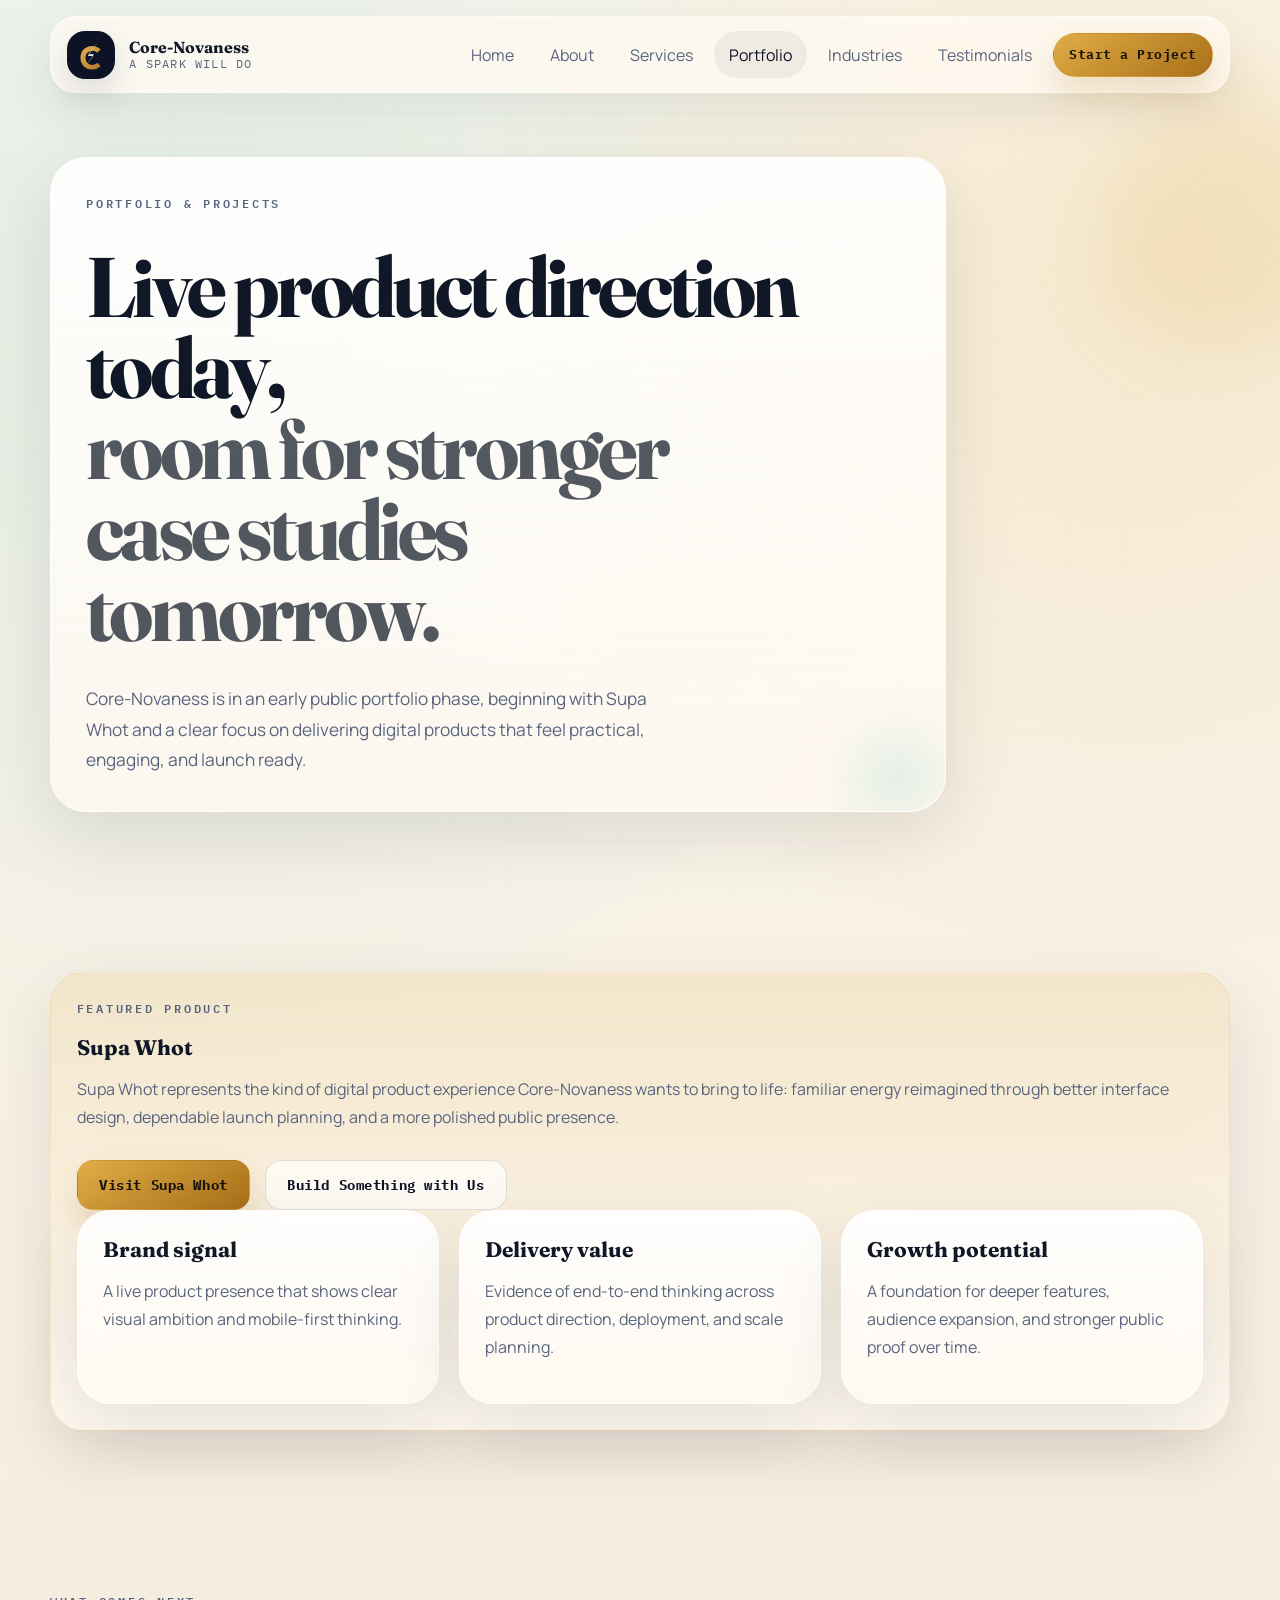
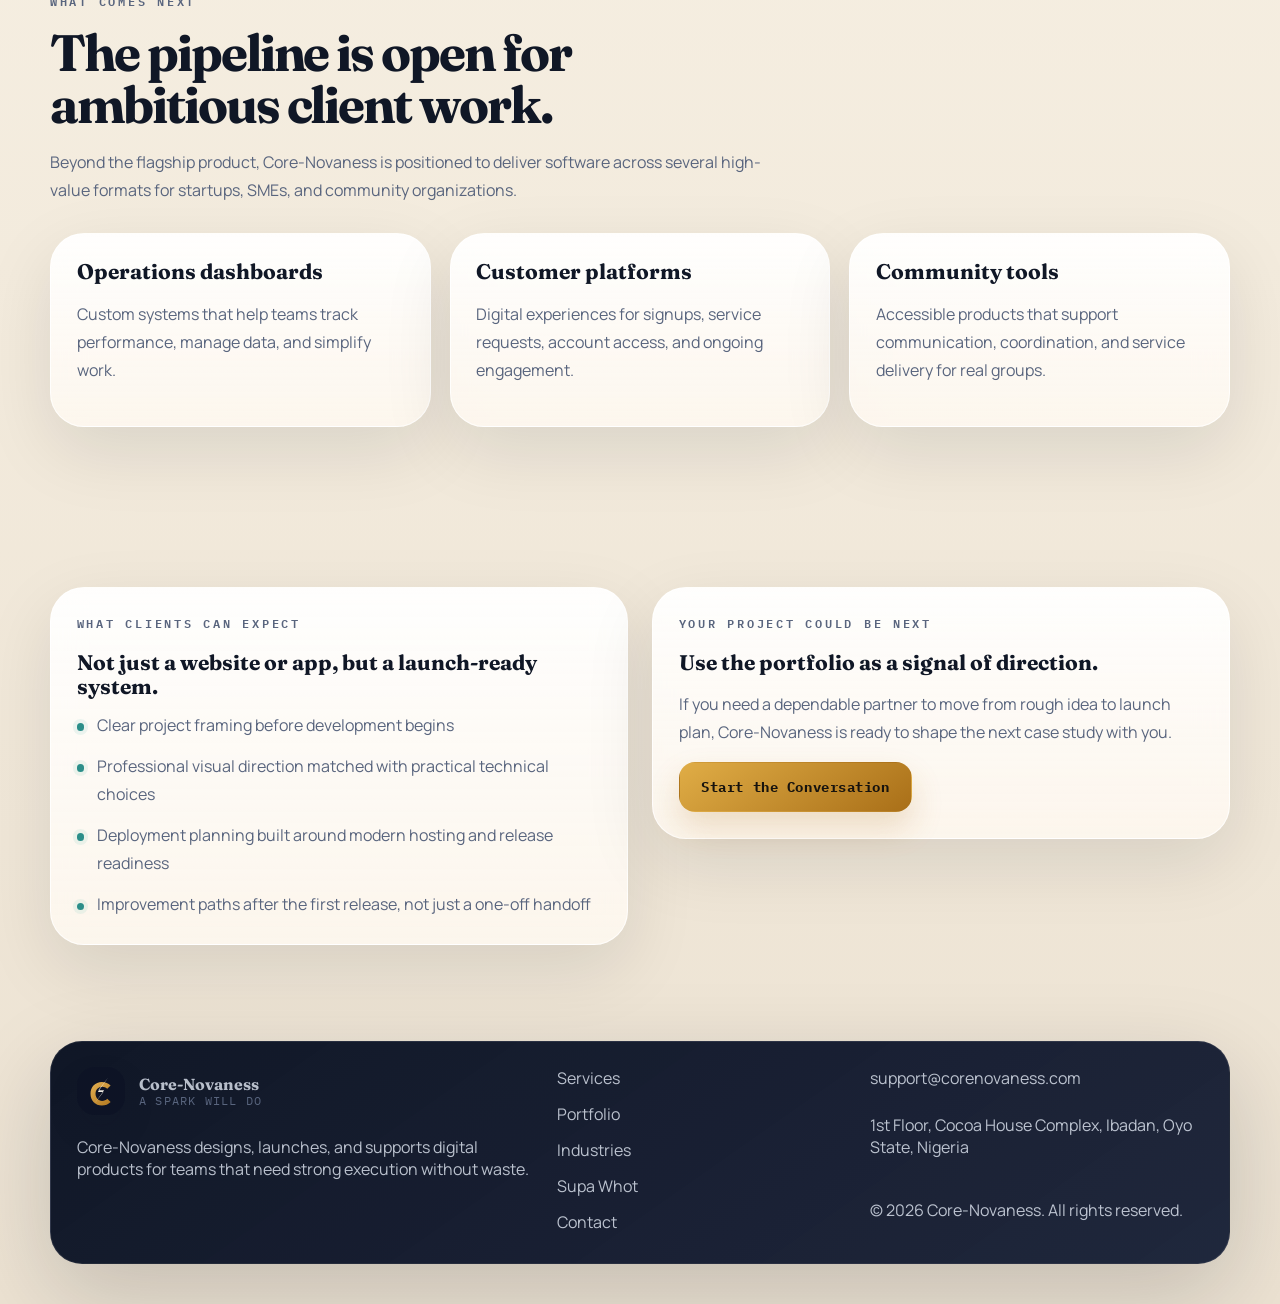
<file: portfolio.html>
<!DOCTYPE html>
<html lang="en">
  <head>
    <meta charset="UTF-8" />
    <meta name="viewport" content="width=device-width, initial-scale=1.0" />
    <title>Portfolio | Core-Novaness</title>
    <meta
      name="description"
      content="View Core-Novaness project direction, including the live Supa Whot product presence and the kinds of launch-ready digital systems we are positioned to build next."
    />
    <meta name="theme-color" content="#0d1325" />
    <link rel="canonical" href="https://corenovaness.com/portfolio" />
    <link rel="icon" type="image/svg+xml" href="favicon.svg" />
    <link rel="preconnect" href="https://fonts.googleapis.com" />
    <link rel="preconnect" href="https://fonts.gstatic.com" crossorigin />
    <link
      href="https://fonts.googleapis.com/css2?family=Fraunces:opsz,wght@9..144,500;9..144,600;9..144,700&family=IBM+Plex+Mono:wght@400;500;600&family=Manrope:wght@400;500;600;700;800&display=swap"
      rel="stylesheet"
    />
    <link rel="stylesheet" href="styles.css" />
  </head>
  <body class="page-portfolio">
    <div class="site-shell">
      <header class="site-header">
        <a class="brand" href="/" aria-label="Core-Novaness home">
          <img class="brand-mark" src="favicon.svg" alt="" width="48" height="48" />
          <span class="brand-text">
            <strong>Core-Novaness</strong>
            <small>A spark will do</small>
          </span>
        </a>
        <button class="nav-toggle" type="button" aria-expanded="false" aria-controls="site-nav">
          Menu
        </button>
        <nav class="site-nav" id="site-nav" data-nav>
          <a href="/">Home</a>
          <a href="/about">About</a>
          <a href="/services">Services</a>
          <a href="/portfolio">Portfolio</a>
          <a href="/industries">Industries</a>
          <a href="/testimonials">Testimonials</a>
          <a href="/contact" class="button button-small">Start a Project</a>
        </nav>
      </header>

      <main>
        <section class="page-hero">
          <div class="page-intro" data-reveal>
            <p class="eyebrow">Portfolio & Projects</p>
            <h1>
              Live product direction today,
              <span>room for stronger case studies tomorrow.</span>
            </h1>
            <p class="lead">
              Core-Novaness is in an early public portfolio phase, beginning with Supa Whot and a
              clear focus on delivering digital products that feel practical, engaging, and launch ready.
            </p>
          </div>
        </section>

        <section class="section">
          <article class="card spotlight" data-reveal>
            <p class="eyebrow">Featured product</p>
            <h3>Supa Whot</h3>
            <p>
              Supa Whot represents the kind of digital product experience Core-Novaness wants to
              bring to life: familiar energy reimagined through better interface design, dependable
              launch planning, and a more polished public presence.
            </p>
            <div class="cta-row">
              <a
                class="button"
                href="https://supawhot.com"
                target="_blank"
                rel="noreferrer"
              >
                Visit Supa Whot
              </a>
              <a class="button button-ghost" href="/contact">Build Something with Us</a>
            </div>
            <div class="feature-grid">
              <div class="timeline-card">
                <h3>Brand signal</h3>
                <p>A live product presence that shows clear visual ambition and mobile-first thinking.</p>
              </div>
              <div class="timeline-card">
                <h3>Delivery value</h3>
                <p>Evidence of end-to-end thinking across product direction, deployment, and scale planning.</p>
              </div>
              <div class="timeline-card">
                <h3>Growth potential</h3>
                <p>A foundation for deeper features, audience expansion, and stronger public proof over time.</p>
              </div>
            </div>
          </article>
        </section>

        <section class="section">
          <div class="section-heading" data-reveal>
            <p class="eyebrow">What comes next</p>
            <h2>The pipeline is open for ambitious client work.</h2>
            <p>
              Beyond the flagship product, Core-Novaness is positioned to deliver software across
              several high-value formats for startups, SMEs, and community organizations.
            </p>
          </div>
          <div class="card-grid three-up">
            <article class="card" data-reveal>
              <h3>Operations dashboards</h3>
              <p>Custom systems that help teams track performance, manage data, and simplify work.</p>
            </article>
            <article class="card" data-reveal>
              <h3>Customer platforms</h3>
              <p>Digital experiences for signups, service requests, account access, and ongoing engagement.</p>
            </article>
            <article class="card" data-reveal>
              <h3>Community tools</h3>
              <p>Accessible products that support communication, coordination, and service delivery for real groups.</p>
            </article>
          </div>
        </section>

        <section class="section">
          <div class="two-column">
            <article class="card" data-reveal>
              <p class="eyebrow">What clients can expect</p>
              <h3>Not just a website or app, but a launch-ready system.</h3>
              <ul class="feature-list">
                <li>Clear project framing before development begins</li>
                <li>Professional visual direction matched with practical technical choices</li>
                <li>Deployment planning built around modern hosting and release readiness</li>
                <li>Improvement paths after the first release, not just a one-off handoff</li>
              </ul>
            </article>
            <article class="card" data-reveal>
              <p class="eyebrow">Your project could be next</p>
              <h3>Use the portfolio as a signal of direction.</h3>
              <p>
                If you need a dependable partner to move from rough idea to launch plan, Core-Novaness is ready to shape the next case study with you.
              </p>
              <a class="button" href="/contact">Start the Conversation</a>
            </article>
          </div>
        </section>
      </main>

      <footer class="site-footer">
        <div>
          <a class="brand brand-footer" href="/">
            <img class="brand-mark" src="favicon.svg" alt="" width="48" height="48" />
            <span class="brand-text">
              <strong>Core-Novaness</strong>
              <small>A spark will do</small>
            </span>
          </a>
          <p>
            Core-Novaness designs, launches, and supports digital products for teams that need
            strong execution without waste.
          </p>
        </div>
        <div class="footer-links">
          <a href="/services">Services</a>
          <a href="/portfolio">Portfolio</a>
          <a href="/industries">Industries</a>
          <a href="https://supawhot.com" target="_blank" rel="noreferrer">Supa Whot</a>
          <a href="/contact">Contact</a>
        </div>
        <div class="footer-meta">
          <a href="mailto:support@corenovaness.com">support@corenovaness.com</a>
          <p>1st Floor, Cocoa House Complex, Ibadan, Oyo State, Nigeria</p>
          <p>&copy; <span data-year></span> Core-Novaness. All rights reserved.</p>
        </div>
      </footer>
    </div>

    <script src="script.js"></script>
  </body>
</html>
</file>
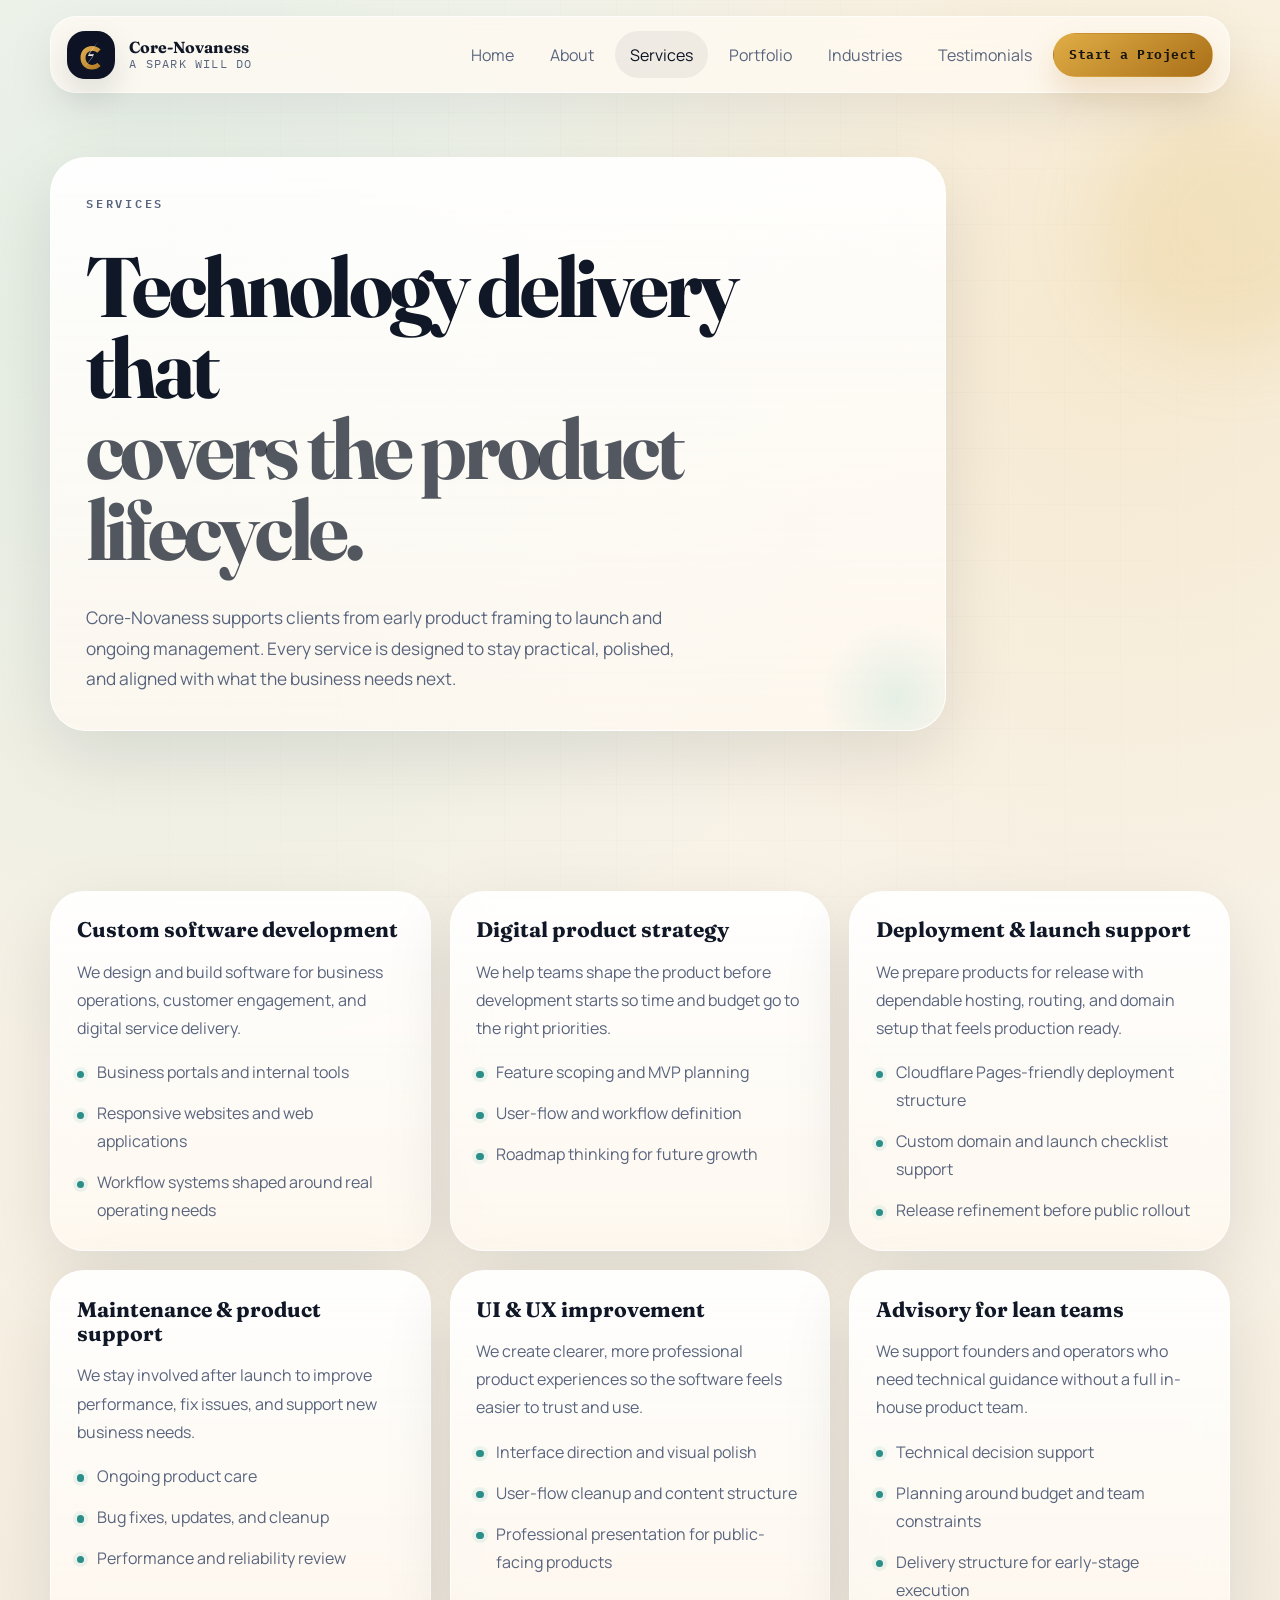
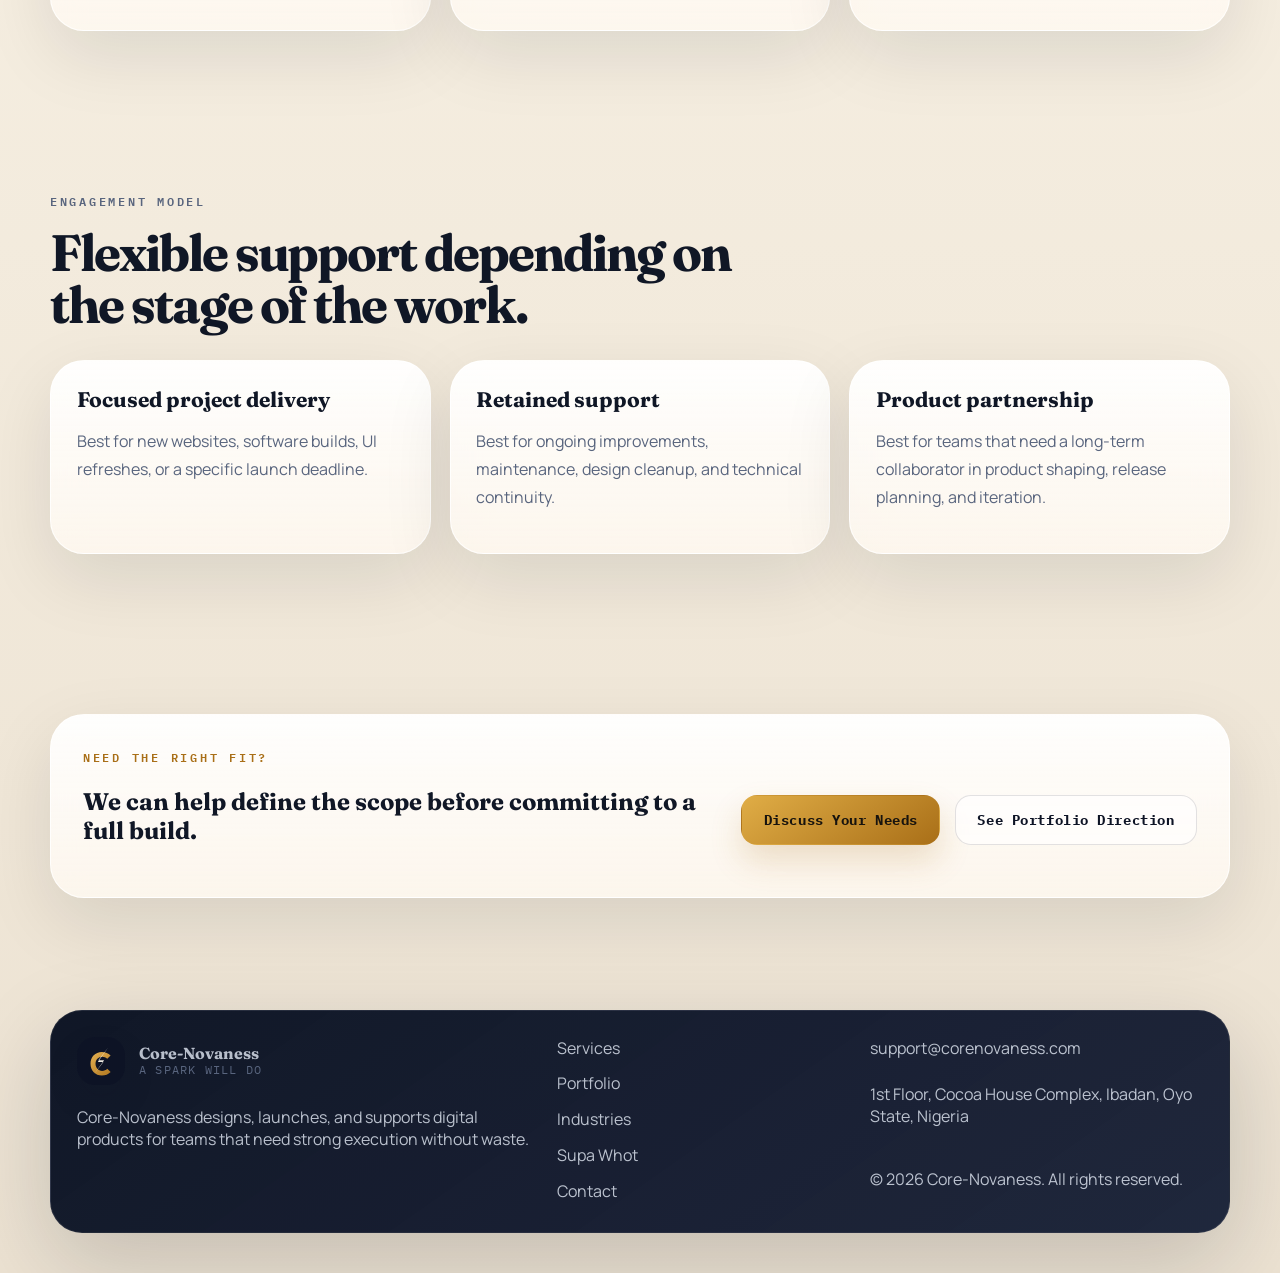
<file: services.html>
<!DOCTYPE html>
<html lang="en">
  <head>
    <meta charset="UTF-8" />
    <meta name="viewport" content="width=device-width, initial-scale=1.0" />
    <title>Services | Core-Novaness</title>
    <meta
      name="description"
      content="Explore Core-Novaness services across software development, UI UX modernization, Cloudflare-ready deployment, product strategy, and ongoing support."
    />
    <meta name="theme-color" content="#0d1325" />
    <link rel="canonical" href="https://corenovaness.com/services" />
    <link rel="icon" type="image/svg+xml" href="favicon.svg" />
    <link rel="preconnect" href="https://fonts.googleapis.com" />
    <link rel="preconnect" href="https://fonts.gstatic.com" crossorigin />
    <link
      href="https://fonts.googleapis.com/css2?family=Fraunces:opsz,wght@9..144,500;9..144,600;9..144,700&family=IBM+Plex+Mono:wght@400;500;600&family=Manrope:wght@400;500;600;700;800&display=swap"
      rel="stylesheet"
    />
    <link rel="stylesheet" href="styles.css" />
  </head>
  <body class="page-services">
    <div class="site-shell">
      <header class="site-header">
        <a class="brand" href="/" aria-label="Core-Novaness home">
          <img class="brand-mark" src="favicon.svg" alt="" width="48" height="48" />
          <span class="brand-text">
            <strong>Core-Novaness</strong>
            <small>A spark will do</small>
          </span>
        </a>
        <button class="nav-toggle" type="button" aria-expanded="false" aria-controls="site-nav">
          Menu
        </button>
        <nav class="site-nav" id="site-nav" data-nav>
          <a href="/">Home</a>
          <a href="/about">About</a>
          <a href="/services">Services</a>
          <a href="/portfolio">Portfolio</a>
          <a href="/industries">Industries</a>
          <a href="/testimonials">Testimonials</a>
          <a href="/contact" class="button button-small">Start a Project</a>
        </nav>
      </header>

      <main>
        <section class="page-hero">
          <div class="page-intro" data-reveal>
            <p class="eyebrow">Services</p>
            <h1>
              Technology delivery that
              <span>covers the product lifecycle.</span>
            </h1>
            <p class="lead">
              Core-Novaness supports clients from early product framing to launch and ongoing
              management. Every service is designed to stay practical, polished, and aligned with what the business needs next.
            </p>
          </div>
        </section>

        <section class="section">
          <div class="service-grid">
            <article class="service-card" data-reveal>
              <h3>Custom software development</h3>
              <p>We design and build software for business operations, customer engagement, and digital service delivery.</p>
              <ul class="service-points">
                <li>Business portals and internal tools</li>
                <li>Responsive websites and web applications</li>
                <li>Workflow systems shaped around real operating needs</li>
              </ul>
            </article>
            <article class="service-card" data-reveal>
              <h3>Digital product strategy</h3>
              <p>We help teams shape the product before development starts so time and budget go to the right priorities.</p>
              <ul class="service-points">
                <li>Feature scoping and MVP planning</li>
                <li>User-flow and workflow definition</li>
                <li>Roadmap thinking for future growth</li>
              </ul>
            </article>
            <article class="service-card" data-reveal>
              <h3>Deployment & launch support</h3>
              <p>We prepare products for release with dependable hosting, routing, and domain setup that feels production ready.</p>
              <ul class="service-points">
                <li>Cloudflare Pages-friendly deployment structure</li>
                <li>Custom domain and launch checklist support</li>
                <li>Release refinement before public rollout</li>
              </ul>
            </article>
            <article class="service-card" data-reveal>
              <h3>Maintenance & product support</h3>
              <p>We stay involved after launch to improve performance, fix issues, and support new business needs.</p>
              <ul class="service-points">
                <li>Ongoing product care</li>
                <li>Bug fixes, updates, and cleanup</li>
                <li>Performance and reliability review</li>
              </ul>
            </article>
            <article class="service-card" data-reveal>
              <h3>UI & UX improvement</h3>
              <p>We create clearer, more professional product experiences so the software feels easier to trust and use.</p>
              <ul class="service-points">
                <li>Interface direction and visual polish</li>
                <li>User-flow cleanup and content structure</li>
                <li>Professional presentation for public-facing products</li>
              </ul>
            </article>
            <article class="service-card" data-reveal>
              <h3>Advisory for lean teams</h3>
              <p>We support founders and operators who need technical guidance without a full in-house product team.</p>
              <ul class="service-points">
                <li>Technical decision support</li>
                <li>Planning around budget and team constraints</li>
                <li>Delivery structure for early-stage execution</li>
              </ul>
            </article>
          </div>
        </section>

        <section class="section">
          <div class="section-heading" data-reveal>
            <p class="eyebrow">Engagement model</p>
            <h2>Flexible support depending on the stage of the work.</h2>
          </div>
          <div class="card-grid three-up">
            <article class="card" data-reveal>
              <h3>Focused project delivery</h3>
              <p>Best for new websites, software builds, UI refreshes, or a specific launch deadline.</p>
            </article>
            <article class="card" data-reveal>
              <h3>Retained support</h3>
              <p>Best for ongoing improvements, maintenance, design cleanup, and technical continuity.</p>
            </article>
            <article class="card" data-reveal>
              <h3>Product partnership</h3>
              <p>Best for teams that need a long-term collaborator in product shaping, release planning, and iteration.</p>
            </article>
          </div>
        </section>

        <section class="section cta-section">
          <div class="cta-panel" data-reveal>
            <div>
              <p class="eyebrow">Need the right fit?</p>
              <h2>We can help define the scope before committing to a full build.</h2>
            </div>
            <div class="cta-row">
              <a class="button" href="/contact">Discuss Your Needs</a>
              <a class="button button-ghost" href="/portfolio">See Portfolio Direction</a>
            </div>
          </div>
        </section>
      </main>

      <footer class="site-footer">
        <div>
          <a class="brand brand-footer" href="/">
            <img class="brand-mark" src="favicon.svg" alt="" width="48" height="48" />
            <span class="brand-text">
              <strong>Core-Novaness</strong>
              <small>A spark will do</small>
            </span>
          </a>
          <p>
            Core-Novaness designs, launches, and supports digital products for teams that need
            strong execution without waste.
          </p>
        </div>
        <div class="footer-links">
          <a href="/services">Services</a>
          <a href="/portfolio">Portfolio</a>
          <a href="/industries">Industries</a>
          <a href="https://supawhot.com" target="_blank" rel="noreferrer">Supa Whot</a>
          <a href="/contact">Contact</a>
        </div>
        <div class="footer-meta">
          <a href="mailto:support@corenovaness.com">support@corenovaness.com</a>
          <p>1st Floor, Cocoa House Complex, Ibadan, Oyo State, Nigeria</p>
          <p>&copy; <span data-year></span> Core-Novaness. All rights reserved.</p>
        </div>
      </footer>
    </div>

    <script src="script.js"></script>
  </body>
</html>
</file>
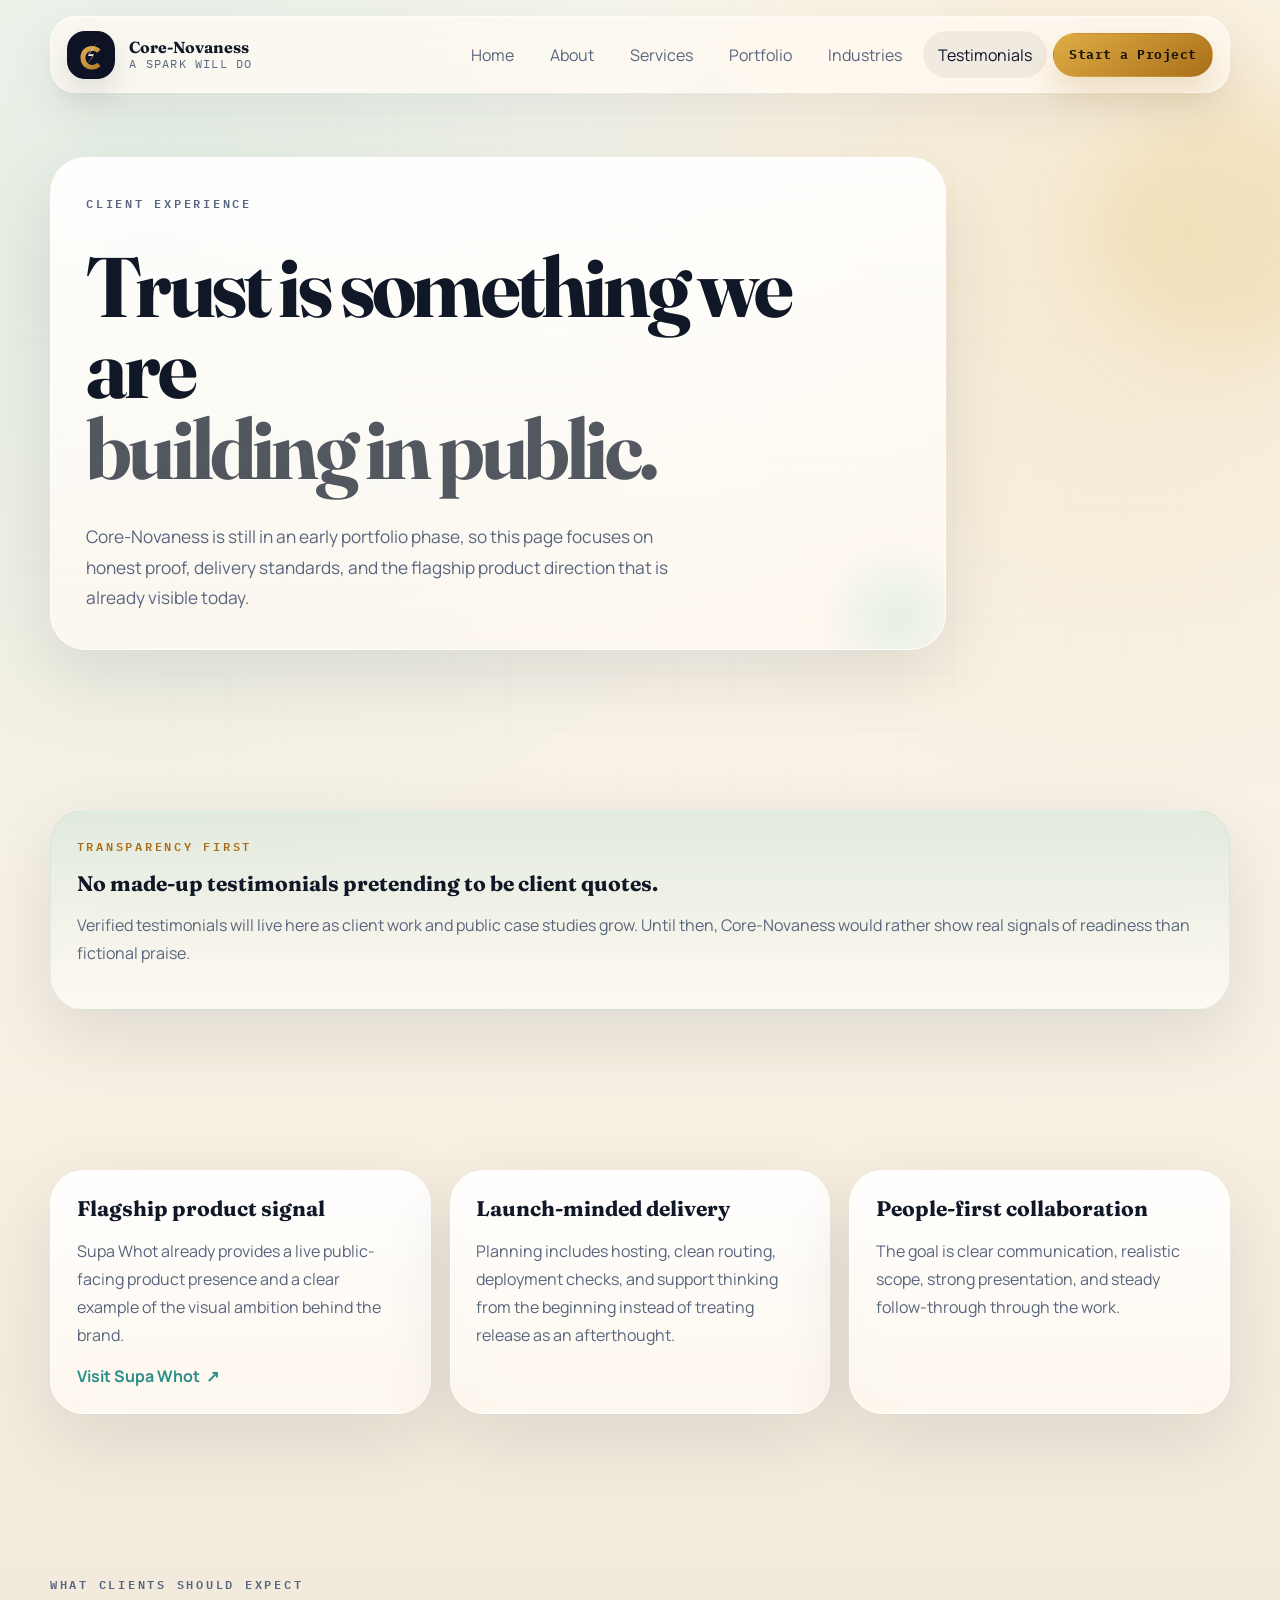
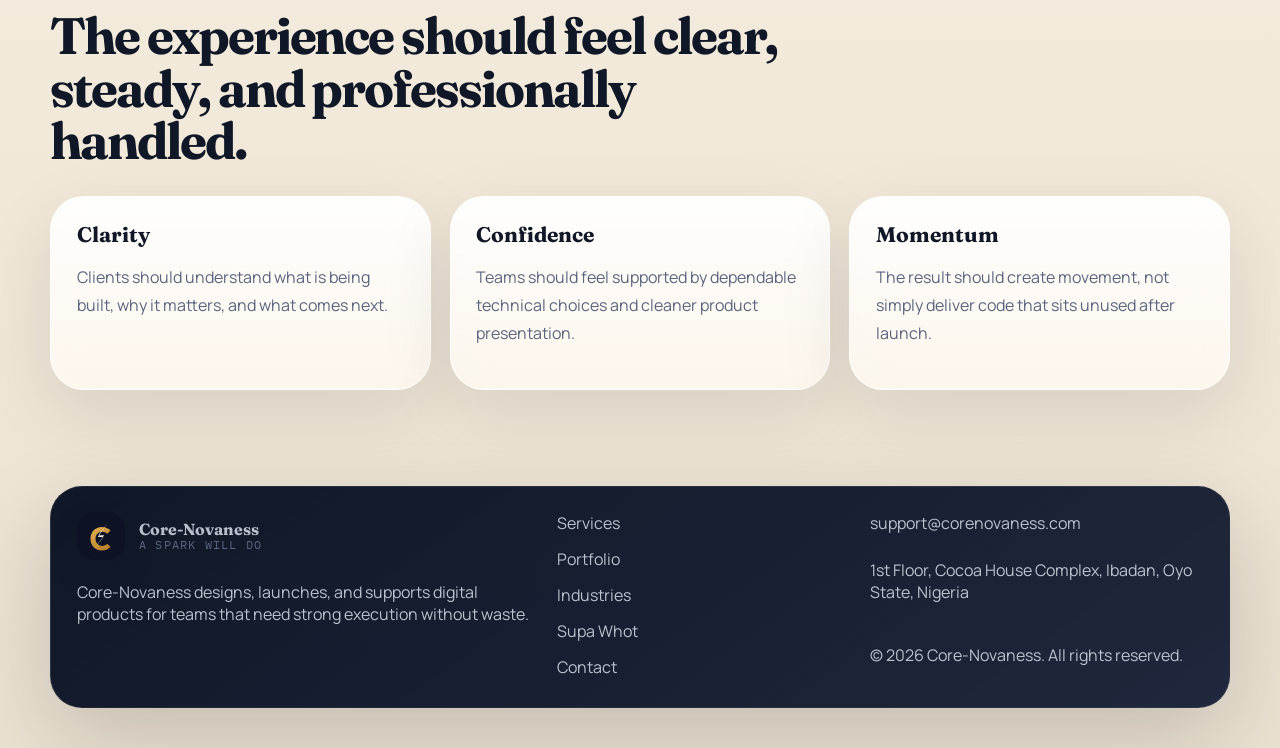
<file: testimonials.html>
<!DOCTYPE html>
<html lang="en">
  <head>
    <meta charset="UTF-8" />
    <meta name="viewport" content="width=device-width, initial-scale=1.0" />
    <title>Client Experience | Core-Novaness</title>
    <meta
      name="description"
      content="See how Core-Novaness presents launch-stage proof, delivery standards, and honest expectations as the portfolio grows."
    />
    <meta name="theme-color" content="#0d1325" />
    <link rel="canonical" href="https://corenovaness.com/testimonials" />
    <link rel="icon" type="image/svg+xml" href="favicon.svg" />
    <link rel="preconnect" href="https://fonts.googleapis.com" />
    <link rel="preconnect" href="https://fonts.gstatic.com" crossorigin />
    <link
      href="https://fonts.googleapis.com/css2?family=Fraunces:opsz,wght@9..144,500;9..144,600;9..144,700&family=IBM+Plex+Mono:wght@400;500;600&family=Manrope:wght@400;500;600;700;800&display=swap"
      rel="stylesheet"
    />
    <link rel="stylesheet" href="styles.css" />
  </head>
  <body class="page-testimonials">
    <div class="site-shell">
      <header class="site-header">
        <a class="brand" href="/" aria-label="Core-Novaness home">
          <img class="brand-mark" src="favicon.svg" alt="" width="48" height="48" />
          <span class="brand-text">
            <strong>Core-Novaness</strong>
            <small>A spark will do</small>
          </span>
        </a>
        <button class="nav-toggle" type="button" aria-expanded="false" aria-controls="site-nav">
          Menu
        </button>
        <nav class="site-nav" id="site-nav" data-nav>
          <a href="/">Home</a>
          <a href="/about">About</a>
          <a href="/services">Services</a>
          <a href="/portfolio">Portfolio</a>
          <a href="/industries">Industries</a>
          <a href="/testimonials">Testimonials</a>
          <a href="/contact" class="button button-small">Start a Project</a>
        </nav>
      </header>

      <main>
        <section class="page-hero">
          <div class="page-intro" data-reveal>
            <p class="eyebrow">Client Experience</p>
            <h1>
              Trust is something we are
              <span>building in public.</span>
            </h1>
            <p class="lead">
              Core-Novaness is still in an early portfolio phase, so this page focuses on honest
              proof, delivery standards, and the flagship product direction that is already visible today.
            </p>
          </div>
        </section>

        <section class="section">
          <div class="note-card" data-reveal>
            <p class="eyebrow">Transparency first</p>
            <h3>No made-up testimonials pretending to be client quotes.</h3>
            <p class="note">
              Verified testimonials will live here as client work and public case studies grow.
              Until then, Core-Novaness would rather show real signals of readiness than fictional praise.
            </p>
          </div>
        </section>

        <section class="section">
          <div class="card-grid three-up">
            <article class="card" data-reveal>
              <h3>Flagship product signal</h3>
              <p>
                Supa Whot already provides a live public-facing product presence and a clear example
                of the visual ambition behind the brand.
              </p>
              <a
                class="text-link external"
                href="https://supawhot.com"
                target="_blank"
                rel="noreferrer"
              >
                Visit Supa Whot
              </a>
            </article>
            <article class="card" data-reveal>
              <h3>Launch-minded delivery</h3>
              <p>
                Planning includes hosting, clean routing, deployment checks, and support thinking
                from the beginning instead of treating release as an afterthought.
              </p>
            </article>
            <article class="card" data-reveal>
              <h3>People-first collaboration</h3>
              <p>
                The goal is clear communication, realistic scope, strong presentation, and steady
                follow-through through the work.
              </p>
            </article>
          </div>
        </section>

        <section class="section">
          <div class="section-heading" data-reveal>
            <p class="eyebrow">What clients should expect</p>
            <h2>The experience should feel clear, steady, and professionally handled.</h2>
          </div>
          <div class="card-grid three-up">
            <article class="card" data-reveal>
              <h3>Clarity</h3>
              <p>Clients should understand what is being built, why it matters, and what comes next.</p>
            </article>
            <article class="card" data-reveal>
              <h3>Confidence</h3>
              <p>Teams should feel supported by dependable technical choices and cleaner product presentation.</p>
            </article>
            <article class="card" data-reveal>
              <h3>Momentum</h3>
              <p>The result should create movement, not simply deliver code that sits unused after launch.</p>
            </article>
          </div>
        </section>
      </main>

      <footer class="site-footer">
        <div>
          <a class="brand brand-footer" href="/">
            <img class="brand-mark" src="favicon.svg" alt="" width="48" height="48" />
            <span class="brand-text">
              <strong>Core-Novaness</strong>
              <small>A spark will do</small>
            </span>
          </a>
          <p>
            Core-Novaness designs, launches, and supports digital products for teams that need
            strong execution without waste.
          </p>
        </div>
        <div class="footer-links">
          <a href="/services">Services</a>
          <a href="/portfolio">Portfolio</a>
          <a href="/industries">Industries</a>
          <a href="https://supawhot.com" target="_blank" rel="noreferrer">Supa Whot</a>
          <a href="/contact">Contact</a>
        </div>
        <div class="footer-meta">
          <a href="mailto:support@corenovaness.com">support@corenovaness.com</a>
          <p>1st Floor, Cocoa House Complex, Ibadan, Oyo State, Nigeria</p>
          <p>&copy; <span data-year></span> Core-Novaness. All rights reserved.</p>
        </div>
      </footer>
    </div>

    <script src="script.js"></script>
  </body>
</html>
</file>
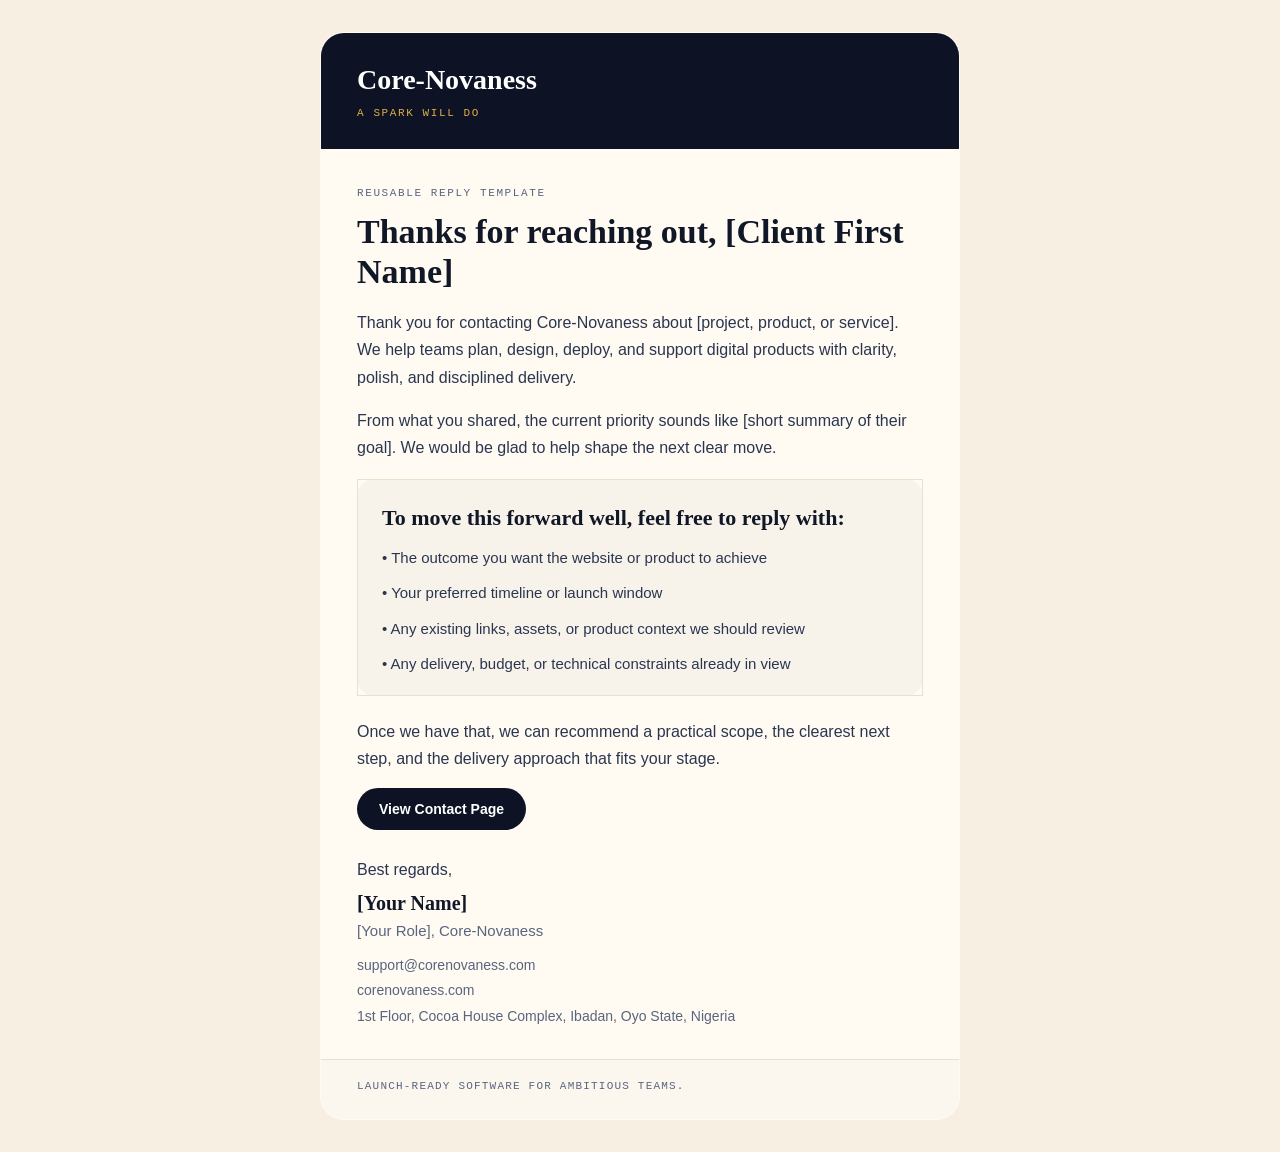
<file: email-templates/reply-template.html>
<!DOCTYPE html>
<html lang="en">
  <head>
    <meta charset="UTF-8" />
    <meta http-equiv="X-UA-Compatible" content="IE=edge" />
    <meta name="viewport" content="width=device-width, initial-scale=1.0" />
    <meta name="x-apple-disable-message-reformatting" />
    <title>Core-Novaness Reply Template</title>
  </head>
  <body style="margin: 0; padding: 0; background-color: #f6efe2; color: #101726;">
    <div
      style="
        display: none;
        overflow: hidden;
        line-height: 1px;
        opacity: 0;
        max-height: 0;
        max-width: 0;
      "
    >
      Thanks for reaching out to Core-Novaness. Here is the next clear step for your project.
    </div>

    <table
      role="presentation"
      cellpadding="0"
      cellspacing="0"
      border="0"
      width="100%"
      style="width: 100%; border-collapse: collapse; background-color: #f6efe2;"
    >
      <tr>
        <td align="center" style="padding: 32px 16px;">
          <table
            role="presentation"
            cellpadding="0"
            cellspacing="0"
            border="0"
            width="100%"
            style="
              width: 100%;
              max-width: 640px;
              border-collapse: collapse;
              background-color: #fffaf2;
              border: 1px solid #e7dac4;
              border-radius: 24px;
              overflow: hidden;
            "
          >
            <tr>
              <td style="padding: 0;">
                <table
                  role="presentation"
                  cellpadding="0"
                  cellspacing="0"
                  border="0"
                  width="100%"
                  style="
                    width: 100%;
                    border-collapse: collapse;
                    background-color: #0d1325;
                  "
                >
                  <tr>
                    <td style="padding: 30px 36px 28px;">
                      <p
                        style="
                          margin: 0;
                          font-family: Georgia, 'Times New Roman', serif;
                          font-size: 28px;
                          line-height: 1.2;
                          font-weight: 700;
                          color: #ffffff;
                        "
                      >
                        Core-Novaness
                      </p>
                      <p
                        style="
                          margin: 8px 0 0;
                          font-family: 'Courier New', Consolas, monospace;
                          font-size: 11px;
                          line-height: 1.5;
                          letter-spacing: 1.6px;
                          text-transform: uppercase;
                          color: #e0ad46;
                        "
                      >
                        A spark will do
                      </p>
                    </td>
                  </tr>
                </table>
              </td>
            </tr>

            <tr>
              <td style="padding: 36px 36px 18px;">
                <p
                  style="
                    margin: 0 0 10px;
                    font-family: 'Courier New', Consolas, monospace;
                    font-size: 11px;
                    line-height: 1.5;
                    letter-spacing: 1.6px;
                    text-transform: uppercase;
                    color: #59657e;
                  "
                >
                  Reusable Reply Template
                </p>
                <h1
                  style="
                    margin: 0 0 16px;
                    font-family: Georgia, 'Times New Roman', serif;
                    font-size: 34px;
                    line-height: 1.2;
                    font-weight: 700;
                    color: #101726;
                  "
                >
                  Thanks for reaching out, [Client First Name]
                </h1>
                <p
                  style="
                    margin: 0 0 16px;
                    font-family: 'Segoe UI', Arial, sans-serif;
                    font-size: 16px;
                    line-height: 1.7;
                    color: #2a3650;
                  "
                >
                  Thank you for contacting Core-Novaness about [project, product, or service].
                  We help teams plan, design, deploy, and support digital products with clarity,
                  polish, and disciplined delivery.
                </p>
                <p
                  style="
                    margin: 0;
                    font-family: 'Segoe UI', Arial, sans-serif;
                    font-size: 16px;
                    line-height: 1.7;
                    color: #2a3650;
                  "
                >
                  From what you shared, the current priority sounds like [short summary of their
                  goal]. We would be glad to help shape the next clear move.
                </p>
              </td>
            </tr>

            <tr>
              <td style="padding: 0 36px 22px;">
                <table
                  role="presentation"
                  cellpadding="0"
                  cellspacing="0"
                  border="0"
                  width="100%"
                  style="
                    width: 100%;
                    border-collapse: collapse;
                    background-color: #f8f3ea;
                    border: 1px solid #eadfcd;
                    border-radius: 18px;
                  "
                >
                  <tr>
                    <td style="padding: 24px 24px 18px;">
                      <p
                        style="
                          margin: 0 0 12px;
                          font-family: Georgia, 'Times New Roman', serif;
                          font-size: 22px;
                          line-height: 1.3;
                          font-weight: 700;
                          color: #101726;
                        "
                      >
                        To move this forward well, feel free to reply with:
                      </p>
                      <p
                        style="
                          margin: 0 0 10px;
                          font-family: 'Segoe UI', Arial, sans-serif;
                          font-size: 15px;
                          line-height: 1.7;
                          color: #2a3650;
                        "
                      >
                        &bull; The outcome you want the website or product to achieve
                      </p>
                      <p
                        style="
                          margin: 0 0 10px;
                          font-family: 'Segoe UI', Arial, sans-serif;
                          font-size: 15px;
                          line-height: 1.7;
                          color: #2a3650;
                        "
                      >
                        &bull; Your preferred timeline or launch window
                      </p>
                      <p
                        style="
                          margin: 0 0 10px;
                          font-family: 'Segoe UI', Arial, sans-serif;
                          font-size: 15px;
                          line-height: 1.7;
                          color: #2a3650;
                        "
                      >
                        &bull; Any existing links, assets, or product context we should review
                      </p>
                      <p
                        style="
                          margin: 0;
                          font-family: 'Segoe UI', Arial, sans-serif;
                          font-size: 15px;
                          line-height: 1.7;
                          color: #2a3650;
                        "
                      >
                        &bull; Any delivery, budget, or technical constraints already in view
                      </p>
                    </td>
                  </tr>
                </table>
              </td>
            </tr>

            <tr>
              <td style="padding: 0 36px 26px;">
                <p
                  style="
                    margin: 0 0 16px;
                    font-family: 'Segoe UI', Arial, sans-serif;
                    font-size: 16px;
                    line-height: 1.7;
                    color: #2a3650;
                  "
                >
                  Once we have that, we can recommend a practical scope, the clearest next step,
                  and the delivery approach that fits your stage.
                </p>
                <table
                  role="presentation"
                  cellpadding="0"
                  cellspacing="0"
                  border="0"
                  style="border-collapse: collapse;"
                >
                  <tr>
                    <td
                      align="center"
                      style="
                        border-radius: 999px;
                        background-color: #0d1325;
                      "
                    >
                      <a
                        href="https://corenovaness.com/contact"
                        style="
                          display: inline-block;
                          padding: 14px 22px;
                          font-family: 'Segoe UI', Arial, sans-serif;
                          font-size: 14px;
                          line-height: 1;
                          font-weight: 600;
                          color: #ffffff;
                          text-decoration: none;
                        "
                      >
                        View Contact Page
                      </a>
                    </td>
                  </tr>
                </table>
              </td>
            </tr>

            <tr>
              <td style="padding: 0 36px 30px;">
                <p
                  style="
                    margin: 0 0 6px;
                    font-family: 'Segoe UI', Arial, sans-serif;
                    font-size: 16px;
                    line-height: 1.7;
                    color: #2a3650;
                  "
                >
                  Best regards,
                </p>
                <p
                  style="
                    margin: 0 0 2px;
                    font-family: Georgia, 'Times New Roman', serif;
                    font-size: 20px;
                    line-height: 1.4;
                    font-weight: 700;
                    color: #101726;
                  "
                >
                  [Your Name]
                </p>
                <p
                  style="
                    margin: 0 0 10px;
                    font-family: 'Segoe UI', Arial, sans-serif;
                    font-size: 15px;
                    line-height: 1.6;
                    color: #59657e;
                  "
                >
                  [Your Role], Core-Novaness
                </p>
                <p
                  style="
                    margin: 0;
                    font-family: 'Segoe UI', Arial, sans-serif;
                    font-size: 14px;
                    line-height: 1.8;
                    color: #59657e;
                  "
                >
                  support@corenovaness.com<br />
                  corenovaness.com<br />
                  1st Floor, Cocoa House Complex, Ibadan, Oyo State, Nigeria
                </p>
              </td>
            </tr>

            <tr>
              <td
                style="
                  padding: 18px 36px 24px;
                  border-top: 1px solid #eadfcd;
                  background-color: #fbf7ef;
                "
              >
                <p
                  style="
                    margin: 0;
                    font-family: 'Courier New', Consolas, monospace;
                    font-size: 11px;
                    line-height: 1.6;
                    letter-spacing: 1.2px;
                    text-transform: uppercase;
                    color: #59657e;
                  "
                >
                  Launch-ready software for ambitious teams.
                </p>
              </td>
            </tr>
          </table>
        </td>
      </tr>
    </table>
  </body>
</html>
</file>
<file: styles.css>
:root {
  --bg: #f6efe2;
  --bg-alt: #ece2d2;
  --surface: rgba(255, 250, 242, 0.8);
  --surface-strong: rgba(255, 255, 255, 0.94);
  --surface-dark: rgba(13, 19, 37, 0.94);
  --text: #101726;
  --muted: #59657e;
  --muted-strong: #2a3650;
  --line: rgba(16, 23, 38, 0.08);
  --line-strong: rgba(16, 23, 38, 0.14);
  --navy: #0d1325;
  --navy-soft: #18233f;
  --gold: #e0ad46;
  --gold-deep: #a96f18;
  --teal: #78c8ba;
  --teal-deep: #2b8e89;
  --shadow-soft: 0 24px 70px rgba(14, 20, 34, 0.1);
  --shadow-strong: 0 30px 90px rgba(10, 15, 29, 0.18);
  --radius-xl: 34px;
  --radius-lg: 24px;
  --radius-md: 18px;
  --radius-sm: 14px;
  --container: min(1180px, calc(100vw - 2rem));
  --transition: 200ms ease;
}

*,
*::before,
*::after {
  box-sizing: border-box;
}

html {
  scroll-behavior: smooth;
}

body {
  margin: 0;
  min-height: 100vh;
  color: var(--text);
  font-family: "Manrope", "Segoe UI", sans-serif;
  background:
    radial-gradient(circle at 12% 10%, rgba(120, 200, 186, 0.18), transparent 28%),
    radial-gradient(circle at 88% 10%, rgba(224, 173, 70, 0.18), transparent 24%),
    linear-gradient(180deg, #fbf7ef 0%, var(--bg) 48%, var(--bg-alt) 100%);
}

body::before,
body::after {
  content: "";
  position: fixed;
  inset: 0;
  pointer-events: none;
  z-index: -2;
}

body::before {
  background-image:
    linear-gradient(rgba(16, 23, 38, 0.03) 1px, transparent 1px),
    linear-gradient(90deg, rgba(16, 23, 38, 0.03) 1px, transparent 1px);
  background-size: 56px 56px;
  mask-image: radial-gradient(circle at center, black 42%, transparent 100%);
  opacity: 0.45;
}

body::after {
  inset: auto;
  top: 6rem;
  right: -5rem;
  width: 16rem;
  height: 16rem;
  border-radius: 999px;
  background: rgba(224, 173, 70, 0.16);
  filter: blur(36px);
}

body.nav-open {
  overflow: hidden;
}

::selection {
  background: rgba(120, 200, 186, 0.25);
  color: var(--navy);
}

a {
  color: inherit;
  text-decoration: none;
}

img {
  display: block;
  max-width: 100%;
}

button,
input,
select,
textarea {
  font: inherit;
}

.site-shell {
  width: var(--container);
  margin: 0 auto;
  position: relative;
  isolation: isolate;
  padding-bottom: 2.5rem;
}

.site-header,
.site-footer,
.section,
.page-hero {
  width: 100%;
}

.site-header {
  position: sticky;
  top: 0.8rem;
  z-index: 30;
  margin: 1rem 0 0;
  padding: 0.85rem 1rem;
  display: flex;
  align-items: center;
  justify-content: space-between;
  gap: 1rem;
  background: rgba(255, 250, 242, 0.76);
  border: 1px solid rgba(255, 255, 255, 0.68);
  border-radius: 26px;
  box-shadow: 0 18px 50px rgba(28, 36, 56, 0.08);
  backdrop-filter: blur(20px);
}

.brand,
.brand-footer {
  display: inline-flex;
  align-items: center;
  gap: 0.9rem;
}

.brand-mark {
  width: 3rem;
  height: 3rem;
  display: block;
  flex: 0 0 auto;
  border-radius: 18px;
  object-fit: cover;
  box-shadow: 0 14px 32px rgba(10, 15, 29, 0.12);
}

.brand-text {
  display: grid;
  gap: 0.15rem;
}

.brand-text strong,
.section-heading h2,
.hero h1,
.page-hero h1,
.card h3,
.service-card h3,
.mini-panel h2,
.cta-panel h2,
.timeline-card h3,
.contact-card h3,
.note-card h3 {
  font-family: "Fraunces", "Georgia", serif;
}

.brand-text strong {
  font-size: 1rem;
  line-height: 1;
}

.brand-text small,
.eyebrow,
.panel-label,
.tag,
.status-pill {
  font-family: "IBM Plex Mono", monospace;
}

.brand-text small {
  color: var(--muted);
  font-size: 0.75rem;
  line-height: 1;
  letter-spacing: 0.1em;
  text-transform: uppercase;
}

.site-nav {
  display: flex;
  align-items: center;
  gap: 0.35rem;
}

.site-nav a {
  padding: 0.78rem 0.95rem;
  border-radius: 999px;
  color: var(--muted);
  transition:
    background var(--transition),
    color var(--transition),
    transform var(--transition);
}

.site-nav a:hover,
.site-nav a.is-active {
  background: rgba(16, 23, 38, 0.06);
  color: var(--navy);
}

.nav-toggle {
  display: none;
  border: 0;
  border-radius: 999px;
  padding: 0.8rem 1rem;
  cursor: pointer;
  background: rgba(16, 23, 38, 0.06);
  color: var(--navy);
}

.button {
  display: inline-flex;
  align-items: center;
  justify-content: center;
  gap: 0.5rem;
  min-height: 50px;
  padding: 0 1.35rem;
  border-radius: 16px;
  border: 1px solid transparent;
  background: linear-gradient(145deg, var(--gold), var(--gold-deep));
  color: #17130e;
  font-family: "IBM Plex Mono", monospace;
  font-size: 0.88rem;
  font-weight: 700;
  letter-spacing: 0.04em;
  box-shadow: 0 16px 32px rgba(169, 111, 24, 0.2);
  transition:
    transform var(--transition),
    box-shadow var(--transition),
    background var(--transition),
    border-color var(--transition);
}

.button:hover {
  transform: translateY(-2px);
  box-shadow: 0 20px 36px rgba(169, 111, 24, 0.24);
}

.button-small {
  min-height: 44px;
  padding: 0 1.05rem;
  font-size: 0.8rem;
}

.button-ghost {
  background: rgba(255, 255, 255, 0.65);
  border-color: rgba(16, 23, 38, 0.12);
  color: var(--navy);
  box-shadow: none;
}

.button-ghost:hover {
  background: rgba(255, 255, 255, 0.94);
}

.site-nav .button,
.site-nav .button:hover,
.site-nav .button.is-active {
  color: #17130e;
  background: linear-gradient(145deg, var(--gold), var(--gold-deep));
}

.text-link {
  display: inline-flex;
  align-items: center;
  gap: 0.4rem;
  color: var(--teal-deep);
  font-weight: 700;
}

.text-link::after {
  content: "→";
}

.text-link.external::after {
  content: "↗";
}

.section,
.page-hero {
  padding: 5rem 0;
}

.hero {
  padding-top: 3.6rem;
}

.hero-grid,
.feature-band-grid,
.contact-layout,
.two-column,
.showcase-grid,
.cta-panel {
  display: grid;
  gap: 1.5rem;
}

.hero-grid {
  grid-template-columns: minmax(0, 1.12fr) minmax(320px, 0.88fr);
  padding: clamp(1.5rem, 3vw, 2.2rem);
  border-radius: 40px;
  background: linear-gradient(145deg, rgba(11, 18, 35, 0.98), rgba(23, 33, 60, 0.92));
  color: #fbf7ee;
  position: relative;
  overflow: hidden;
  box-shadow: var(--shadow-strong);
}

.hero-grid::before {
  content: "";
  position: absolute;
  inset: 0;
  background:
    radial-gradient(circle at 16% 18%, rgba(120, 200, 186, 0.18), transparent 28%),
    radial-gradient(circle at 88% 12%, rgba(224, 173, 70, 0.24), transparent 22%),
    linear-gradient(115deg, rgba(255, 255, 255, 0.02), transparent 48%);
}

.hero-grid::after {
  content: "";
  position: absolute;
  right: 1.25rem;
  bottom: 1.25rem;
  width: 11rem;
  height: 11rem;
  border-radius: 999px;
  background: radial-gradient(circle, rgba(120, 200, 186, 0.18), transparent 70%);
  filter: blur(4px);
}

.hero-copy,
.hero-panel {
  position: relative;
  z-index: 1;
}

.hero-status {
  display: flex;
  flex-wrap: wrap;
  align-items: center;
  gap: 0.9rem;
  margin-bottom: 1.25rem;
}

.status-pill {
  display: inline-flex;
  align-items: center;
  gap: 0.7rem;
  padding: 0.68rem 1rem;
  border-radius: 999px;
  background: rgba(224, 173, 70, 0.12);
  border: 1px solid rgba(224, 173, 70, 0.34);
  color: #ffe1a6;
  font-size: 0.76rem;
  letter-spacing: 0.12em;
  text-transform: uppercase;
}

.status-pill::before {
  content: "";
  width: 0.65rem;
  height: 0.65rem;
  border-radius: 50%;
  background: var(--teal);
  box-shadow: 0 0 0 6px rgba(120, 200, 186, 0.16);
}

.hero-status .text-link {
  color: #e5f7f2;
}

.eyebrow {
  margin: 0 0 0.9rem;
  font-size: 0.78rem;
  font-weight: 600;
  letter-spacing: 0.22em;
  text-transform: uppercase;
  color: var(--gold-deep);
}

.hero .eyebrow {
  color: #ffd697;
}

.hero h1,
.page-hero h1 {
  margin: 0;
  font-size: clamp(3.1rem, 6.6vw, 5.5rem);
  line-height: 0.96;
  letter-spacing: -0.045em;
}

.hero h1 {
  max-width: 12ch;
}

.page-hero h1 {
  max-width: 13ch;
}

.hero h1 span {
  display: block;
  color: rgba(251, 247, 238, 0.76);
}

.page-hero h1 span {
  display: block;
  color: rgba(16, 23, 38, 0.72);
}

.lead,
.section-heading p,
.card p,
.service-card p,
.mini-panel p,
.contact-card p,
.page-intro p,
.timeline-card p,
.note,
.feature-list li,
.service-points li,
.contact-points li,
.quote-list li {
  color: var(--muted);
  line-height: 1.76;
}

.lead {
  max-width: 54ch;
  font-size: 1.08rem;
}

.hero .lead {
  color: rgba(227, 233, 244, 0.78);
}

.cta-row {
  display: flex;
  flex-wrap: wrap;
  gap: 0.9rem;
  margin-top: 1.8rem;
}

.metric-list,
.feature-list,
.quote-list,
.service-points,
.footer-links,
.contact-points,
.signal-list {
  list-style: none;
  padding: 0;
  margin: 0;
}

.signal-list {
  display: flex;
  flex-wrap: wrap;
  gap: 0.75rem;
  margin-top: 1.7rem;
}

.signal-list li {
  padding: 0.72rem 0.9rem;
  border-radius: 14px;
  border: 1px solid rgba(255, 255, 255, 0.1);
  background: rgba(255, 255, 255, 0.06);
  color: #dfe7f6;
  font-size: 0.84rem;
  font-family: "IBM Plex Mono", monospace;
}

.metric-list {
  display: grid;
  grid-template-columns: repeat(3, minmax(0, 1fr));
  gap: 0.85rem;
  margin-top: 2rem;
}

.metric-list li {
  padding: 1rem 1.05rem;
  border-radius: 20px;
  background: rgba(255, 255, 255, 0.08);
  border: 1px solid rgba(255, 255, 255, 0.08);
}

.metric-list strong {
  display: block;
  margin-bottom: 0.35rem;
  color: #fff7e3;
  font-size: 0.95rem;
}

.metric-list span {
  color: rgba(227, 233, 244, 0.76);
  font-size: 0.94rem;
}

.panel,
.card,
.service-card,
.contact-card,
.timeline-card,
.cta-panel,
.note-card {
  background: linear-gradient(180deg, rgba(255, 255, 255, 0.94), rgba(255, 249, 241, 0.82));
  border: 1px solid rgba(255, 255, 255, 0.8);
  border-radius: var(--radius-xl);
  box-shadow: var(--shadow-soft);
  backdrop-filter: blur(16px);
}

.hero-panel {
  padding: 1.3rem;
  display: grid;
  gap: 1rem;
  background: rgba(255, 255, 255, 0.05);
  border: 1px solid rgba(255, 255, 255, 0.1);
  border-radius: 32px;
  backdrop-filter: blur(14px);
}

.panel-badge {
  display: inline-flex;
  align-items: center;
  gap: 0.45rem;
  width: fit-content;
  padding: 0.48rem 0.74rem;
  border-radius: 999px;
  background: rgba(255, 255, 255, 0.08);
  color: #fff4d9;
  font-size: 0.8rem;
  font-weight: 700;
  letter-spacing: 0.04em;
}

.tag {
  display: inline-flex;
  align-items: center;
  gap: 0.45rem;
  width: fit-content;
  padding: 0.45rem 0.72rem;
  border-radius: 999px;
  background: rgba(16, 23, 38, 0.06);
  color: var(--navy);
  font-size: 0.76rem;
  font-weight: 700;
  letter-spacing: 0.05em;
  text-transform: uppercase;
}

.spark-dot {
  width: 0.55rem;
  height: 0.55rem;
  border-radius: 50%;
  background: var(--teal);
  box-shadow: 0 0 0 0 rgba(120, 200, 186, 0.44);
  animation: pulse 2.6s infinite;
}

.panel-stack {
  display: grid;
  gap: 1rem;
}

.mini-panel {
  padding: 1.15rem;
  border-radius: 22px;
  background: rgba(255, 255, 255, 0.07);
  border: 1px solid rgba(255, 255, 255, 0.08);
}

.mini-panel h2 {
  margin: 0 0 0.4rem;
  font-size: 1.02rem;
  color: #fff7e8;
}

.mini-panel p {
  margin: 0;
  color: rgba(227, 233, 244, 0.76);
}

.panel-label {
  margin: 0 0 0.6rem;
  color: #ffd697;
  font-size: 0.74rem;
  letter-spacing: 0.16em;
  text-transform: uppercase;
}

.panel-text {
  margin: 0;
  color: rgba(227, 233, 244, 0.76);
  line-height: 1.72;
}

.section-heading {
  max-width: 46rem;
  margin-bottom: 1.8rem;
}

.section-heading h2 {
  margin: 0;
  font-size: clamp(2.15rem, 4vw, 3.3rem);
  line-height: 1.02;
  letter-spacing: -0.04em;
}

.card-grid,
.service-grid,
.quote-grid,
.timeline-grid,
.industry-grid,
.feature-grid {
  display: grid;
  gap: 1.2rem;
}

.service-grid {
  grid-template-columns: repeat(3, minmax(0, 1fr));
}

.three-up {
  display: grid;
  grid-template-columns: repeat(3, minmax(0, 1fr));
  gap: 1.2rem;
}

.card,
.service-card,
.contact-card,
.timeline-card,
.note-card {
  padding: 1.6rem;
}

.card h3,
.service-card h3,
.timeline-card h3,
.contact-card h3,
.note-card h3 {
  margin: 0 0 0.8rem;
  font-size: 1.32rem;
  line-height: 1.15;
}

.feature-band {
  padding-top: 1.2rem;
}

.feature-band-grid {
  padding: clamp(1.5rem, 3vw, 2.1rem);
  border-radius: 40px;
  background: linear-gradient(145deg, rgba(11, 18, 35, 0.98), rgba(23, 33, 60, 0.94));
  color: #f8f4ea;
  position: relative;
  overflow: hidden;
  box-shadow: var(--shadow-strong);
}

.feature-band-grid::before {
  content: "";
  position: absolute;
  inset: 0;
  background:
    radial-gradient(circle at 0 0, rgba(120, 200, 186, 0.14), transparent 26%),
    radial-gradient(circle at 100% 0, rgba(224, 173, 70, 0.16), transparent 24%);
}

.feature-band .section-heading,
.feature-band .service-card {
  position: relative;
  z-index: 1;
}

.feature-band .eyebrow,
.feature-band h2,
.feature-band p,
.feature-band .service-card p,
.feature-band .service-card h3 {
  color: inherit;
}

.feature-band .service-grid {
  grid-template-columns: repeat(2, minmax(0, 1fr));
}

.feature-band .service-card {
  background: rgba(255, 255, 255, 0.06);
  border-color: rgba(255, 255, 255, 0.08);
  box-shadow: none;
}

.showcase-grid {
  grid-template-columns: repeat(2, minmax(0, 1fr));
}

.spotlight {
  background: linear-gradient(180deg, rgba(224, 173, 70, 0.16), rgba(255, 249, 241, 0.94));
  border-color: rgba(224, 173, 70, 0.2);
}

.cta-section {
  padding-bottom: 6rem;
}

.cta-panel {
  grid-template-columns: minmax(0, 1fr) auto;
  align-items: center;
  gap: 1.5rem;
  padding: 2rem;
}

.site-footer {
  margin-top: 1rem;
  padding: 1.6rem;
  display: grid;
  grid-template-columns: 1.1fr 0.7fr 0.8fr;
  gap: 1.4rem;
  background: linear-gradient(145deg, rgba(11, 18, 35, 0.98), rgba(20, 29, 52, 0.95));
  color: #eef4ff;
  border: 1px solid rgba(255, 255, 255, 0.08);
  border-radius: 32px;
  box-shadow: var(--shadow-strong);
}

.site-footer p,
.site-footer a {
  color: rgba(238, 244, 255, 0.76);
}

.footer-links {
  display: grid;
  gap: 0.6rem;
}

.footer-links a:hover,
.footer-meta a:hover {
  color: #fff1c8;
}

.footer-meta {
  display: grid;
  gap: 0.55rem;
}

.page-hero {
  padding-top: 4rem;
}

.page-intro {
  display: grid;
  gap: 1rem;
  max-width: 56rem;
  padding: clamp(1.5rem, 3vw, 2.2rem);
  border-radius: 36px;
  background: linear-gradient(180deg, rgba(255, 255, 255, 0.92), rgba(255, 249, 241, 0.78));
  border: 1px solid rgba(255, 255, 255, 0.8);
  box-shadow: var(--shadow-soft);
  position: relative;
  overflow: hidden;
}

.page-intro::before {
  content: "";
  position: absolute;
  right: -2rem;
  bottom: -3rem;
  width: 10rem;
  height: 10rem;
  border-radius: 50%;
  background: radial-gradient(circle, rgba(120, 200, 186, 0.18), transparent 68%);
}

.page-intro .lead {
  margin-bottom: 0;
  color: var(--muted);
}

.two-column {
  grid-template-columns: repeat(2, minmax(0, 1fr));
  align-items: start;
}

.timeline-grid,
.feature-grid,
.quote-grid {
  grid-template-columns: repeat(3, minmax(0, 1fr));
}

.industry-grid {
  grid-template-columns: repeat(2, minmax(0, 1fr));
}

.service-points,
.feature-list,
.quote-list,
.contact-points {
  display: grid;
  gap: 0.8rem;
}

.service-points li,
.feature-list li,
.quote-list li,
.contact-points li {
  padding-left: 1.25rem;
  position: relative;
}

.service-points li::before,
.feature-list li::before,
.quote-list li::before,
.contact-points li::before {
  content: "";
  position: absolute;
  left: 0;
  top: 0.78rem;
  width: 0.45rem;
  height: 0.45rem;
  border-radius: 50%;
  background: var(--teal-deep);
  box-shadow: 0 0 0 4px rgba(120, 200, 186, 0.14);
}

.quote-card blockquote {
  margin: 0 0 1rem;
  font-size: 1.02rem;
  line-height: 1.75;
  color: var(--text);
}

.quote-card footer {
  color: var(--muted);
  font-size: 0.92rem;
}

.note-card {
  background: linear-gradient(180deg, rgba(120, 200, 186, 0.16), rgba(255, 250, 242, 0.92));
  border-color: rgba(120, 200, 186, 0.18);
}

.contact-layout {
  grid-template-columns: minmax(280px, 0.78fr) minmax(0, 1.22fr);
  align-items: start;
}

.contact-stack {
  display: grid;
  gap: 1rem;
}

.contact-form {
  padding: 1.7rem;
}

.form-grid {
  display: grid;
  grid-template-columns: repeat(2, minmax(0, 1fr));
  gap: 1rem;
}

.field {
  display: grid;
  gap: 0.55rem;
  margin-bottom: 1rem;
}

.field-full {
  grid-column: 1 / -1;
}

.field label {
  font-weight: 700;
  color: var(--muted-strong);
}

.field input,
.field select,
.field textarea {
  width: 100%;
  padding: 1rem;
  border-radius: 18px;
  border: 1px solid rgba(16, 23, 38, 0.11);
  background: rgba(255, 255, 255, 0.84);
  color: var(--text);
  transition:
    border-color var(--transition),
    box-shadow var(--transition),
    background var(--transition);
}

.field textarea {
  resize: vertical;
  min-height: 11rem;
}

.field input:focus,
.field select:focus,
.field textarea:focus,
.button:focus-visible,
.site-nav a:focus-visible,
.nav-toggle:focus-visible,
.text-link:focus-visible {
  outline: none;
  border-color: rgba(120, 200, 186, 0.7);
  box-shadow: 0 0 0 4px rgba(120, 200, 186, 0.18);
}

.form-actions {
  display: flex;
  flex-wrap: wrap;
  align-items: center;
  gap: 0.9rem;
}

.form-status {
  min-height: 1.5rem;
  color: var(--gold-deep);
  font-size: 0.95rem;
  font-weight: 700;
}

.status-success {
  color: var(--teal-deep);
}

.status-error {
  color: var(--gold-deep);
}

.note {
  color: var(--muted);
}

[data-reveal] {
  opacity: 0;
  transform: translateY(18px);
  transition:
    opacity 520ms ease,
    transform 520ms ease;
}

[data-reveal].is-visible {
  opacity: 1;
  transform: none;
}

.page-404 main {
  min-height: calc(100vh - 14rem);
}

.page-404 .page-intro {
  max-width: 46rem;
}

@keyframes pulse {
  0% {
    box-shadow: 0 0 0 0 rgba(120, 200, 186, 0.42);
  }
  70% {
    box-shadow: 0 0 0 10px rgba(120, 200, 186, 0);
  }
  100% {
    box-shadow: 0 0 0 0 rgba(120, 200, 186, 0);
  }
}

@media (max-width: 980px) {
  .hero-grid,
  .two-column,
  .contact-layout,
  .cta-panel,
  .site-footer,
  .showcase-grid {
    grid-template-columns: 1fr;
  }

  .three-up,
  .timeline-grid,
  .feature-grid,
  .quote-grid,
  .industry-grid,
  .service-grid,
  .feature-band .service-grid {
    grid-template-columns: repeat(2, minmax(0, 1fr));
  }

  .metric-list {
    grid-template-columns: 1fr;
  }

  .site-header {
    border-radius: 24px;
    align-items: flex-start;
    flex-wrap: wrap;
  }

  .nav-toggle {
    display: inline-flex;
    margin-left: auto;
  }

  .site-nav {
    width: 100%;
    display: none;
    flex-direction: column;
    align-items: stretch;
    padding-top: 0.6rem;
  }

  body.nav-open .site-nav {
    display: flex;
  }

  .site-nav a {
    width: 100%;
  }
}

@media (max-width: 720px) {
  .section,
  .page-hero {
    padding: 4.2rem 0;
  }

  .hero {
    padding-top: 3.2rem;
  }

  .hero-grid,
  .page-intro,
  .feature-band-grid,
  .contact-form,
  .cta-panel,
  .card,
  .service-card,
  .contact-card,
  .timeline-card,
  .note-card,
  .hero-panel {
    padding: 1.3rem;
  }

  .three-up,
  .timeline-grid,
  .feature-grid,
  .quote-grid,
  .industry-grid,
  .service-grid,
  .feature-band .service-grid,
  .form-grid {
    grid-template-columns: 1fr;
  }

  .hero h1,
  .page-hero h1 {
    font-size: clamp(2.4rem, 12vw, 4rem);
  }

  .site-header {
    top: 0.5rem;
    padding: 0.8rem;
  }

  .brand-text small {
    font-size: 0.7rem;
  }
}

@media (prefers-reduced-motion: reduce) {
  html {
    scroll-behavior: auto;
  }

  *,
  *::before,
  *::after {
    animation: none !important;
    transition: none !important;
  }

  [data-reveal] {
    opacity: 1;
    transform: none;
  }
}
</file>
